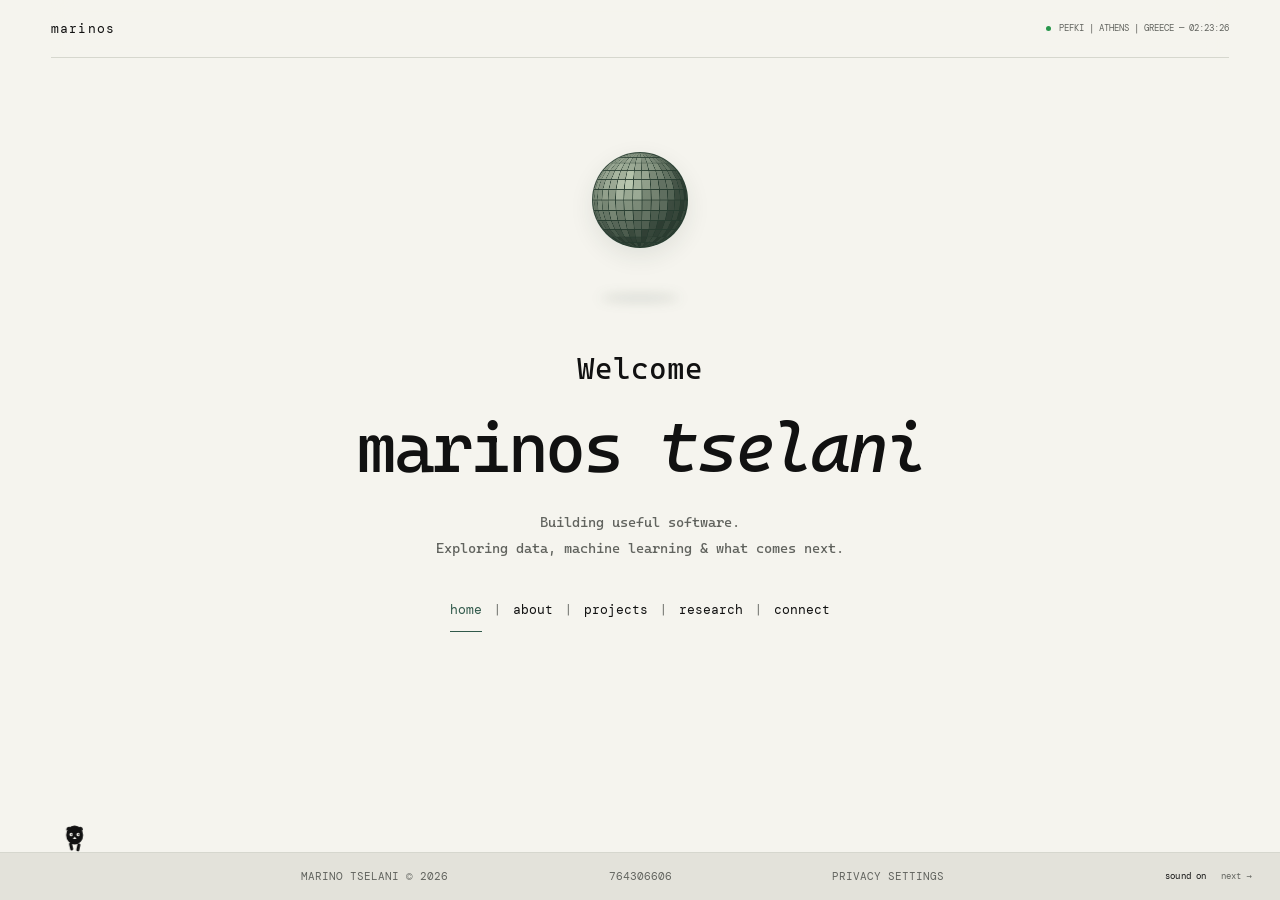
<file: index.html>
<!doctype html>
<html lang="en">
  <head>
    <meta charset="UTF-8" />
    <meta name="viewport" content="width=device-width, initial-scale=1.0" />
    <title>Marinos Tselani — Software, Data &amp; AI</title>
    <meta
      name="description"
      content="Marinos Tselani — Informatics and Computer Engineering graduate focused on software, data and AI."
    />

    <!-- External CSS -->
    <link rel="stylesheet" href="style.css?v=city-stats-20261014" />

    <!-- External JS -->
    <script src="page-data.js?v=connect-clean-20261014" defer></script>
    <script src="page-router.js" defer></script>
    <script src="main.js?v=privacy-bubble-20261013" defer></script>
    <script src="home-archer.js" defer></script>
    <script src="disco-orb.js" defer></script>
    <script src="visitor-config.js" defer></script>
    <script src="privacy.js?v=location-consent-20261023" defer></script>
    <script src="visitor-countries.js?v=city-stats-20261014" defer></script>
    <script src="connect-globe.js?v=city-stats-20261014" defer></script>
    <script src="globe-merge.js" defer></script>
  </head>

  <body class="welcome-home">
    <a class="skip-link" href="#main">Skip to content</a>
    <div class="page">
      <header class="topbar">
        <a class="logo logo-morph" href="index.html" aria-label="Marinos — home">
          <span class="logo-letters" aria-hidden="true"><span data-letter="m">m</span><span data-letter="a">a</span><span data-letter="r">r</span><span data-letter="i">i</span><span data-letter="n">n</span><span data-letter="o">o</span><span data-letter="s">s</span></span>
        </a>
        <svg class="home-archer" viewBox="0 0 64 58" aria-hidden="true" focusable="false">
          <g class="archer-figure" fill="none" stroke="currentColor" stroke-width="1.4" stroke-linecap="round" stroke-linejoin="round">
            <circle cx="20" cy="10" r="4" />
            <path d="M20 15 L20 34 M20 34 L11 57 M20 34 L29 57" />
            <g class="archer-aim">
              <path d="M20 24 L40 24" />
              <path class="archer-draw-arm" d="M20 23 L28 19 L39 24" />
              <path d="M39 10 Q52 24 39 38" />
              <path class="archer-string" d="M39 10 L39 24 L39 38" />
              <path class="archer-loaded-arrow" stroke-width="1" d="M31 24 H48 M45.5 22.5 L48 24 L45.5 25.5" />
            </g>
          </g>
        </svg>

        <div class="top-meta"><span class="local-time-dot" aria-hidden="true"></span><span>PEFKI | ATHENS | GREECE — <time class="athens-clock" aria-label="Local time in Athens">--:--:--</time></span></div>
      </header>

      <main id="main" class="page-content">
        <section class="welcome" aria-labelledby="welcome-title">
          <div class="welcome-orbit" aria-hidden="true">
            <div class="orb-drift">
              <span class="orb-wave"></span>
              <span class="orb-wave"></span>
              <span class="orb-wave"></span>
              <div class="orb-vibration"><div class="welcome-orb"></div></div>
            </div>
            <div class="orb-shadow"></div>
          </div>
          <p class="welcome-greeting"><span class="visually-hidden">Welcome</span><span class="welcome-word" lang="en" dir="auto" aria-hidden="true">Welcome</span></p>
          <h1 id="welcome-title"><span class="welcome-prefix">i am</span>marinos <em>tselani</em></h1>
          <p class="welcome-intro">Building useful software.<br />Exploring data, machine learning &amp; what comes next.</p>
          <nav class="welcome-links" aria-label="Main navigation">
            <a href="index.html" aria-current="page">home</a>
            <span class="nav-divider" aria-hidden="true">|</span>
            <a href="about.html">about</a>
            <span class="nav-divider" aria-hidden="true">|</span>
            <a href="work.html">projects</a>
            <span class="nav-divider" aria-hidden="true">|</span>
            <a href="research.html">research</a>
            <span class="nav-divider" aria-hidden="true">|</span>
            <a href="contact.html">connect</a>
          </nav>
        </section>
      </main>

      <footer class="site-footer">
        <div class="footer-side">Marino Tselani &copy; 2026</div>


        <div class="walker-track" aria-hidden="true">
          <div class="walker">
            <svg viewBox="0 0 30 30">
              <rect
                class="leg-a"
                x="9"
                y="21"
                width="3"
                height="8"
                rx="1.5"
                fill="var(--fg)"
              />
              <rect
                class="leg-b"
                x="18"
                y="21"
                width="3"
                height="8"
                rx="1.5"
                fill="var(--fg)"
              />
              <ellipse cx="15" cy="12.5" rx="8.5" ry="9.5" fill="var(--fg)" />
              <path d="M6.8 8 C6.2 4.8 9.2 2.8 12.2 5.4 Z" fill="var(--fg)" />
              <path
                d="M23.2 8 C23.8 4.8 20.8 2.8 17.8 5.4 Z"
                fill="var(--fg)"
              />
              <circle cx="11.5" cy="12" r="1.7" fill="var(--bg)" />
              <circle cx="18.5" cy="12" r="1.7" fill="var(--bg)" />
              <circle cx="11.5" cy="12" r=".65" fill="var(--fg)" />
              <circle cx="18.5" cy="12" r=".65" fill="var(--fg)" />
              <path d="M15 14 l-1.8 2.4 h3.6 z" fill="var(--bg)" />
            </svg>
          </div>
        </div>
      </footer>
    </div>
    <svg class="archer-flight" aria-hidden="true" focusable="false">
      <g class="archer-projectile" fill="none" stroke="currentColor" stroke-width=".85" stroke-linecap="round" stroke-linejoin="round" opacity="0">
        <path d="M-13 0 H0 M-3 -1.8 L0 0 L-3 1.8" />
      </g>
    </svg>
  </body>
</html>
</file>
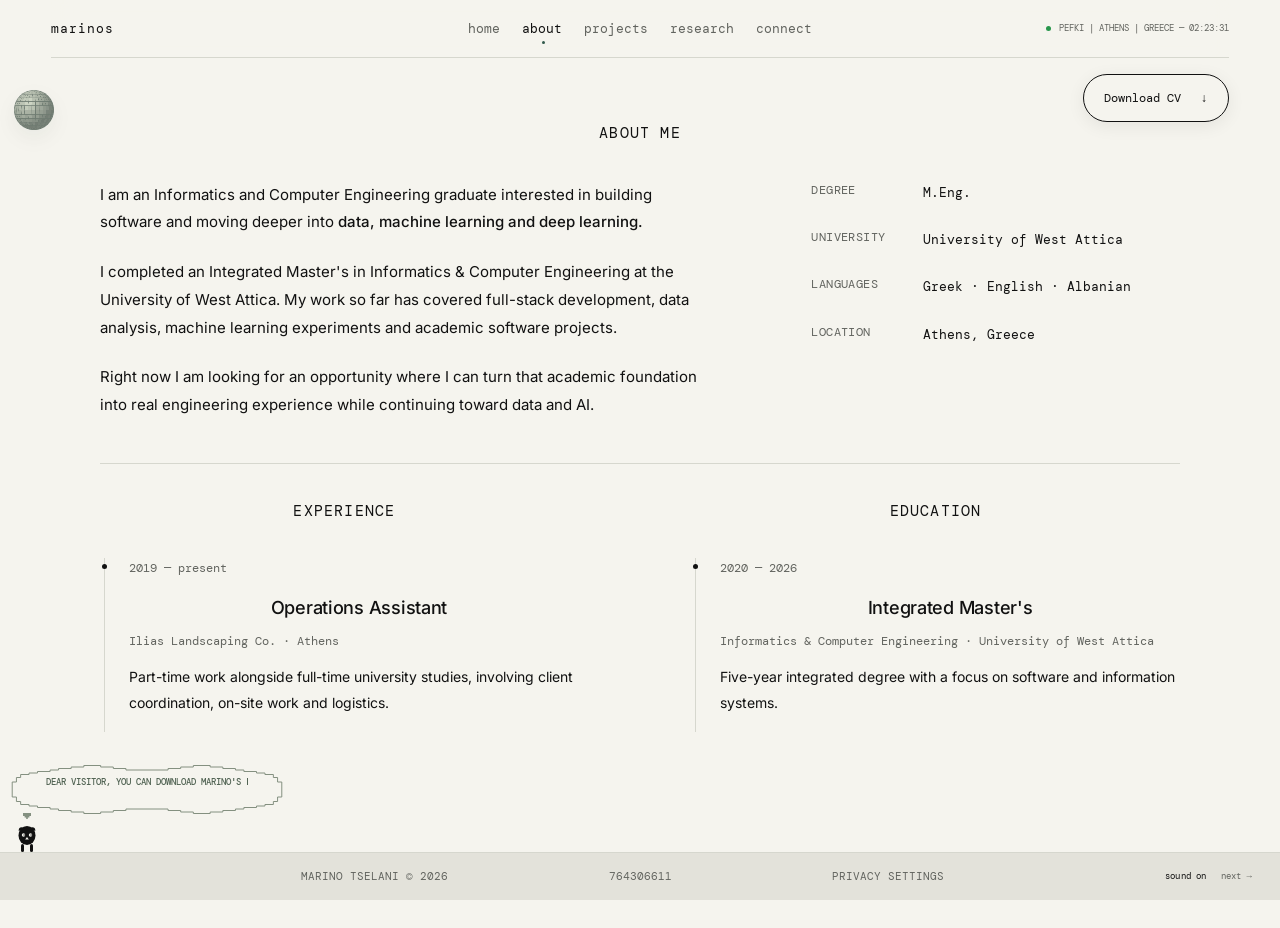
<file: about.html>
<!doctype html>
<html lang="en">
  <head>
    <meta charset="UTF-8" />
    <meta name="viewport" content="width=device-width, initial-scale=1.0" />
    <title>Marinos Tselani — About</title>
    <meta
      name="description"
      content="Marinos Tselani — Informatics and Computer Engineering graduate focused on software, data and AI."
    />

    <!-- External CSS -->
    <link rel="stylesheet" href="style.css?v=city-stats-20261014" />

    <!-- External JS -->
    <script src="page-data.js?v=connect-clean-20261014" defer></script>
    <script src="page-router.js" defer></script>
    <script src="main.js?v=privacy-bubble-20261013" defer></script>
    <script src="home-archer.js" defer></script>
    <script src="disco-orb.js" defer></script>
    <script src="visitor-config.js" defer></script>
    <script src="privacy.js?v=location-consent-20261023" defer></script>
    <script src="visitor-countries.js?v=city-stats-20261014" defer></script>
    <script src="connect-globe.js?v=city-stats-20261014" defer></script>
    <script src="globe-merge.js" defer></script>
  </head>

  <body>
    <a class="skip-link" href="#main">Skip to content</a>
    <div class="page">
      <header class="topbar">
        <a class="logo" href="index.html">marinos</a>

        <nav class="nav" id="nav" aria-label="Main navigation">
<a href="index.html">home</a>
<a href="about.html" aria-current="page">about</a>
<a href="work.html">projects</a>
<a href="research.html">research</a>
<a href="contact.html">connect</a>
</nav>

        <div class="top-meta"><span class="local-time-dot" aria-hidden="true"></span><span>PEFKI | ATHENS | GREECE — <time class="athens-clock" aria-label="Local time in Athens">--:--:--</time></span></div>
        <button class="menu" id="menu" aria-label="Open menu" aria-expanded="false" aria-controls="nav">☰</button>
      </header>

      <main id="main" class="page-content about-page">
        <button type="button" class="cv-download" aria-label="Download Marino Tselani's CV (PDF)">
          <span>Download CV</span><span aria-hidden="true">↓</span>
        </button>
<section id="about">
          <div class="section-grid">
            

            <div class="reveal">
              <h1 class="section-title typing-heading" style="--heading-characters: 8"><span class="visually-hidden">about me</span><span class="heading-typing" aria-hidden="true">about me</span></h1>

              <div class="about-copy">
                <div>
                  <p class="intro">
                    I am an Informatics and Computer Engineering graduate
                    interested in building software and moving deeper into
                    <em>data, machine learning and deep learning.</em>
                  </p>

                  <p>
                    I completed an Integrated Master's in Informatics & Computer
                    Engineering at the University of West Attica. My work so far
                    has covered full-stack development, data analysis, machine
                    learning experiments and academic software projects.
                  </p>

                  <p>
                    Right now I am looking for an opportunity where I can turn
                    that academic foundation into real engineering experience
                    while continuing toward data and AI.
                  </p>
                </div>

                <div class="info-list">
                  <div class="info-row">
                    <span>degree</span><span>M.Eng.</span>
                  </div>
                  <div class="info-row">
                    <span>university</span
                    ><span>University of West Attica</span>
                  </div>
                  <div class="info-row">
                    <span>languages</span
                    ><span>Greek · English · Albanian</span>
                  </div>
                  <div class="info-row">
                    <span>location</span><span>Athens, Greece</span>
                  </div>
                </div>
              </div>
            </div>
          </div>
        </section><section id="experience" aria-label="Experience and education">
          <div class="background-timelines reveal">
            <div class="background-column" role="group" aria-labelledby="experience-title">
              <h2 class="section-title" id="experience-title">experience</h2>
              <div class="timeline">
                <article class="job">
                  <div class="job-date">2019 — present</div>
                  <div>
                    <h3>Operations Assistant</h3>
                    <div class="org">Ilias Landscaping Co. · Athens</div>
                    <p>
                      Part-time work alongside full-time university studies,
                      involving client coordination, on-site work and logistics.
                    </p>
                  </div>
                </article>
              </div>
            </div>
            <div class="background-column" role="group" aria-labelledby="education-title">
              <h2 class="section-title" id="education-title">education</h2>
              <div class="timeline">
                <article class="job">
                  <div class="job-date">2020 — 2026</div>
                  <div>
                    <h3>Integrated Master's</h3>
                    <div class="org">
                      Informatics & Computer Engineering · University of West
                      Attica
                    </div>
                    <p>
                      Five-year integrated degree with a focus on software and
                      information systems.
                    </p>
                  </div>
                </article>
              </div>
            </div>
          </div>
        </section>

</main>

      <footer class="site-footer">
        <div class="footer-side">Marino Tselani &copy; 2026</div>


        <div class="walker-track" aria-hidden="true">
          <div class="walker">
            <svg viewBox="0 0 30 30">
              <rect
                class="leg-a"
                x="9"
                y="21"
                width="3"
                height="8"
                rx="1.5"
                fill="var(--fg)"
              />
              <rect
                class="leg-b"
                x="18"
                y="21"
                width="3"
                height="8"
                rx="1.5"
                fill="var(--fg)"
              />
              <ellipse cx="15" cy="12.5" rx="8.5" ry="9.5" fill="var(--fg)" />
              <path d="M6.8 8 C6.2 4.8 9.2 2.8 12.2 5.4 Z" fill="var(--fg)" />
              <path
                d="M23.2 8 C23.8 4.8 20.8 2.8 17.8 5.4 Z"
                fill="var(--fg)"
              />
              <circle cx="11.5" cy="12" r="1.7" fill="var(--bg)" />
              <circle cx="18.5" cy="12" r="1.7" fill="var(--bg)" />
              <circle cx="11.5" cy="12" r=".65" fill="var(--fg)" />
              <circle cx="18.5" cy="12" r=".65" fill="var(--fg)" />
              <path d="M15 14 l-1.8 2.4 h3.6 z" fill="var(--bg)" />
            </svg>
          </div>
        </div>
      </footer>
    </div>
  </body>
</html>
</file>
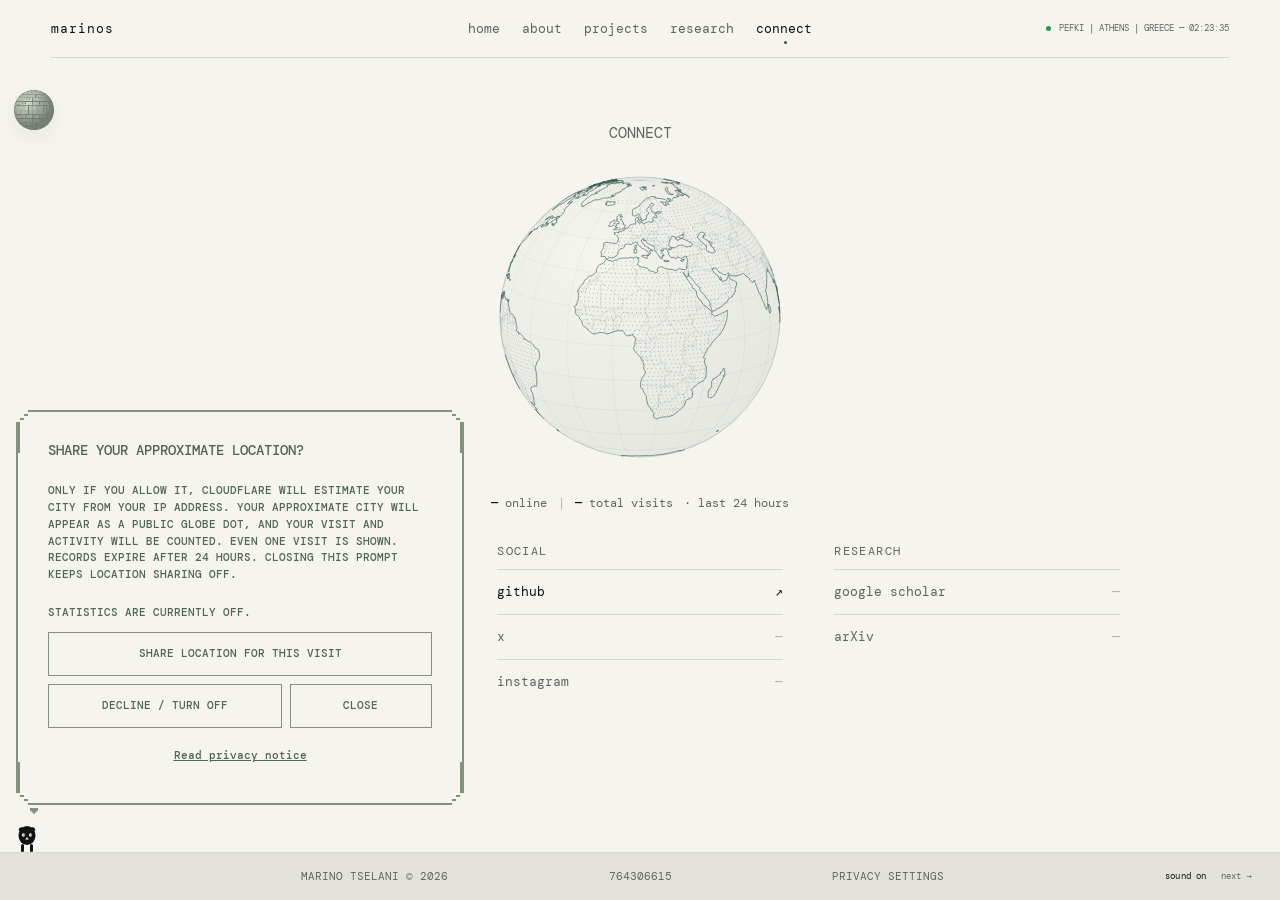
<file: contact.html>
<!doctype html>
<html lang="en">
  <head>
    <meta charset="UTF-8" />
    <meta name="viewport" content="width=device-width, initial-scale=1.0" />
    <title>Marinos Tselani — Connect</title>
    <meta
      name="description"
      content="Marinos Tselani — Informatics and Computer Engineering graduate focused on software, data and AI."
    />

    <!-- External CSS -->
    <link rel="stylesheet" href="style.css?v=city-stats-20261014" />

    <!-- External JS -->
    <script src="page-data.js?v=connect-clean-20261014" defer></script>
    <script src="page-router.js" defer></script>
    <script src="main.js?v=privacy-bubble-20261013" defer></script>
    <script src="home-archer.js" defer></script>
    <script src="disco-orb.js" defer></script>
    <script src="visitor-config.js" defer></script>
    <script src="privacy.js?v=location-consent-20261023" defer></script>
    <script src="visitor-countries.js?v=city-stats-20261014" defer></script>
    <script src="connect-globe.js?v=city-stats-20261014" defer></script>
    <script src="globe-merge.js" defer></script>
  </head>

  <body>
    <a class="skip-link" href="#main">Skip to content</a>
    <div class="page">
      <header class="topbar">
        <a class="logo" href="index.html">marinos</a>

        <nav class="nav" id="nav" aria-label="Main navigation">
<a href="index.html">home</a>
<a href="about.html">about</a>
<a href="work.html">projects</a>
<a href="research.html">research</a>
<a href="contact.html" aria-current="page">connect</a>
</nav>

        <div class="top-meta"><span class="local-time-dot" aria-hidden="true"></span><span>PEFKI | ATHENS | GREECE — <time class="athens-clock" aria-label="Local time in Athens">--:--:--</time></span></div>
        <button class="menu" id="menu" aria-label="Open menu" aria-expanded="false" aria-controls="nav">☰</button>
      </header>

      <main id="main" class="page-content">
<section id="connect" class="connect">
          <h1 class="section-index connect-heading"><span class="visually-hidden">connect</span><span class="connect-typing" aria-hidden="true">connect</span></h1>
          <div class="connect-globe" aria-hidden="true">
            <svg viewBox="0 0 320 320" focusable="false">
              <defs><radialGradient id="globe-shade" cx="32%" cy="28%" r="75%"><stop offset="0" stop-color="#31594b" stop-opacity="0"/><stop offset="1" stop-color="#31594b" stop-opacity=".08"/></radialGradient></defs>
              <circle cx="160" cy="160" r="140" fill="url(#globe-shade)" stroke="currentColor" stroke-opacity=".3" stroke-width=".75"/>
              <path class="globe-grid" fill="none" stroke="currentColor" stroke-opacity=".16" stroke-width=".65"/>
              <path class="globe-coasts" fill="none" stroke="currentColor" stroke-opacity=".65" stroke-width=".9" stroke-linejoin="round"/>
              <path class="globe-land" fill="currentColor" opacity=".55"/>
            </svg>
          </div>


          <div class="visitor-map-info">
            <p class="visitor-counts" aria-label="Consented visitor statistics" title="Online: active in the last two minutes. Visits count browser-tab sessions."><span><strong data-visitor-online>—</strong> online</span><span class="visitor-divider" aria-hidden="true">|</span><span><strong data-visitor-total>—</strong> total visits</span><span class="visitor-window">· last 24 hours</span></p>
            <div class="visitor-ticker" tabindex="0" aria-label="Country visits in the last 24 hours">
              <div class="visitor-ticker-track"></div>
            </div>
            <p class="visitor-map-status visually-hidden" role="status">Statistics off · enable in Privacy settings</p>
          </div>
          <div class="connect-directory reveal">
            <section class="connect-group" aria-labelledby="contact-heading">
              <h2 id="contact-heading">Contact</h2>
              <ul>
                <li><a class="connect-option" href="mailto:marinotselani12@gmail.com"><span>email</span><span aria-hidden="true">↗</span></a></li>
                <li><span class="connect-option is-unavailable" aria-disabled="true"><span>academic email <small>Outlook</small></span><span aria-hidden="true">—</span></span></li>
                <li><span class="connect-option is-unavailable" aria-disabled="true"><span>telegram</span><span aria-hidden="true">—</span></span></li>
              </ul>
            </section>
            <section class="connect-group" aria-labelledby="social-heading">
              <h2 id="social-heading">Social</h2>
              <ul>
                <li><a class="connect-option" href="https://github.com/mrns20" target="_blank" rel="noopener noreferrer"><span>github</span><span aria-hidden="true">↗</span></a></li>
                <li><span class="connect-option is-unavailable" aria-disabled="true"><span>x</span><span aria-hidden="true">—</span></span></li>
                <li><span class="connect-option is-unavailable" aria-disabled="true"><span>instagram</span><span aria-hidden="true">—</span></span></li>
              </ul>
            </section>
            <section class="connect-group" aria-labelledby="research-heading">
              <h2 id="research-heading">Research</h2>
              <ul>
                <li><span class="connect-option is-unavailable" aria-disabled="true"><span>google scholar</span><span aria-hidden="true">—</span></span></li>
                <li><span class="connect-option is-unavailable" aria-disabled="true"><span>arXiv</span><span aria-hidden="true">—</span></span></li>
              </ul>
            </section>
          </div>
        </section>
</main>

      <footer class="site-footer">
        <div class="footer-side">Marino Tselani &copy; 2026</div>


        <div class="walker-track" aria-hidden="true">
          <div class="walker">
            <svg viewBox="0 0 30 30">
              <rect
                class="leg-a"
                x="9"
                y="21"
                width="3"
                height="8"
                rx="1.5"
                fill="var(--fg)"
              />
              <rect
                class="leg-b"
                x="18"
                y="21"
                width="3"
                height="8"
                rx="1.5"
                fill="var(--fg)"
              />
              <ellipse cx="15" cy="12.5" rx="8.5" ry="9.5" fill="var(--fg)" />
              <path d="M6.8 8 C6.2 4.8 9.2 2.8 12.2 5.4 Z" fill="var(--fg)" />
              <path
                d="M23.2 8 C23.8 4.8 20.8 2.8 17.8 5.4 Z"
                fill="var(--fg)"
              />
              <circle cx="11.5" cy="12" r="1.7" fill="var(--bg)" />
              <circle cx="18.5" cy="12" r="1.7" fill="var(--bg)" />
              <circle cx="11.5" cy="12" r=".65" fill="var(--fg)" />
              <circle cx="18.5" cy="12" r=".65" fill="var(--fg)" />
              <path d="M15 14 l-1.8 2.4 h3.6 z" fill="var(--bg)" />
            </svg>
          </div>
        </div>
      </footer>
    </div>
  </body>
</html>
</file>
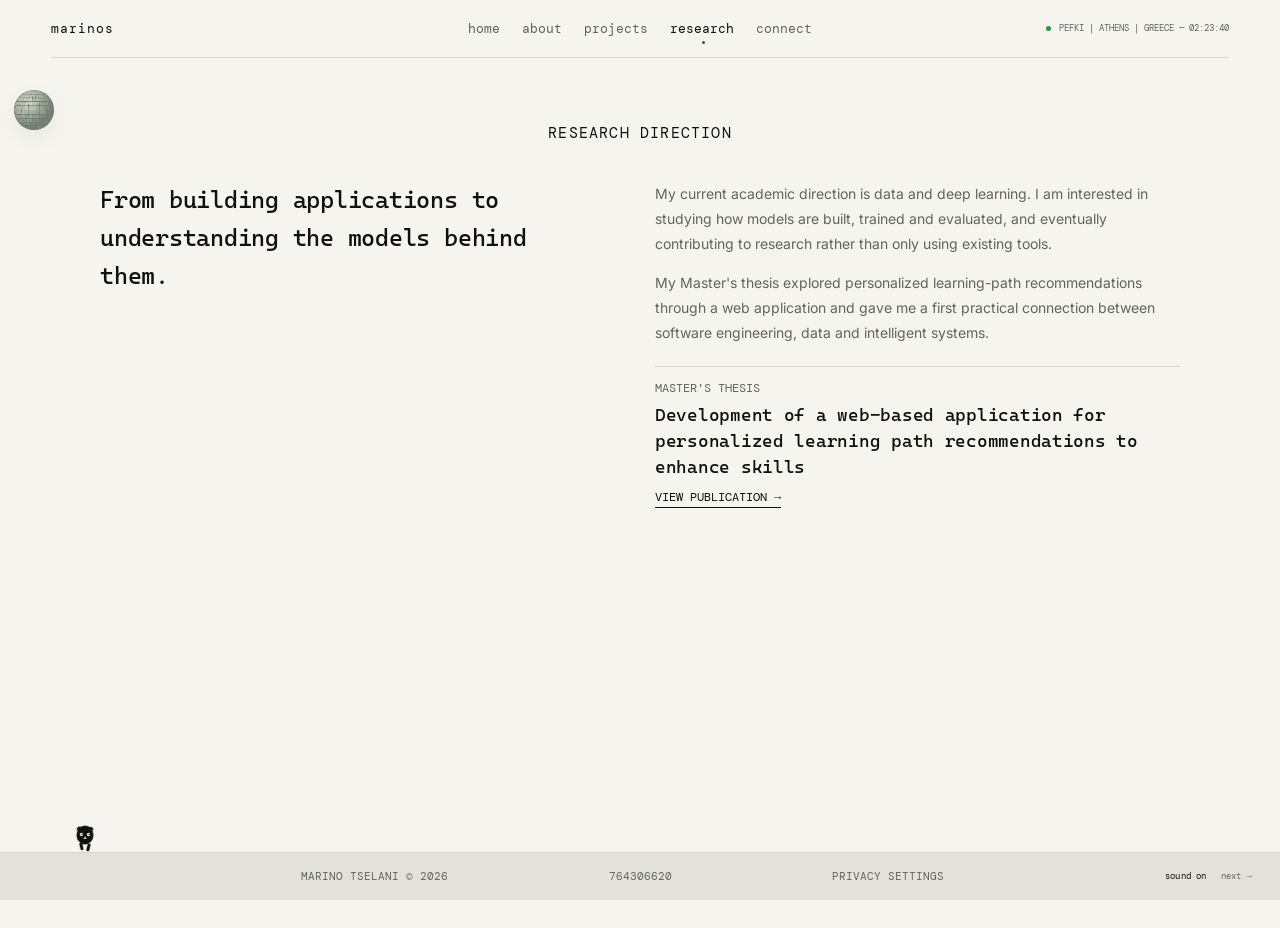
<file: research.html>
<!doctype html>
<html lang="en">
  <head>
    <meta charset="UTF-8" />
    <meta name="viewport" content="width=device-width, initial-scale=1.0" />
    <title>Marinos Tselani — Research</title>
    <meta
      name="description"
      content="Marinos Tselani — Informatics and Computer Engineering graduate focused on software, data and AI."
    />

    <!-- External CSS -->
    <link rel="stylesheet" href="style.css?v=city-stats-20261014" />

    <!-- External JS -->
    <script src="page-data.js?v=connect-clean-20261014" defer></script>
    <script src="page-router.js" defer></script>
    <script src="main.js?v=privacy-bubble-20261013" defer></script>
    <script src="home-archer.js" defer></script>
    <script src="disco-orb.js" defer></script>
    <script src="visitor-config.js" defer></script>
    <script src="privacy.js?v=location-consent-20261023" defer></script>
    <script src="visitor-countries.js?v=city-stats-20261014" defer></script>
    <script src="connect-globe.js?v=city-stats-20261014" defer></script>
    <script src="globe-merge.js" defer></script>
  </head>

  <body>
    <a class="skip-link" href="#main">Skip to content</a>
    <div class="page">
      <header class="topbar">
        <a class="logo" href="index.html">marinos</a>

        <nav class="nav" id="nav" aria-label="Main navigation">
<a href="index.html">home</a>
<a href="about.html">about</a>
<a href="work.html">projects</a>
<a href="research.html" aria-current="page">research</a>
<a href="contact.html">connect</a>
</nav>

        <div class="top-meta"><span class="local-time-dot" aria-hidden="true"></span><span>PEFKI | ATHENS | GREECE — <time class="athens-clock" aria-label="Local time in Athens">--:--:--</time></span></div>
        <button class="menu" id="menu" aria-label="Open menu" aria-expanded="false" aria-controls="nav">☰</button>
      </header>

      <main id="main" class="page-content detail-page">
<section id="research">
          <div class="section-grid">

            <div class="reveal">
              <h1 class="section-title typing-heading" style="--heading-characters: 18"><span class="visually-hidden">research direction</span><span class="heading-typing" aria-hidden="true">research direction</span></h1>

              <div class="research">
                <div>
                  <div class="big-quote">
                    From building applications to understanding the models
                    behind them.
                  </div>
                </div>

                <div>
                  <p>
                    My current academic direction is data and deep learning. I
                    am interested in studying how models are built, trained and
                    evaluated, and eventually contributing to research rather
                    than only using existing tools.
                  </p>

                  <p>
                    My Master's thesis explored personalized learning-path
                    recommendations through a web application and gave me a
                    first practical connection between software engineering,
                    data and intelligent systems.
                  </p>

                  <div class="paper">
                    <div class="meta-label">master's thesis</div>
                    <div class="paper-title">
                      Development of a web-based application for personalized
                      learning path recommendations to enhance skills
                    </div>
                    <a
                      class="paper-link"
                      href="https://polynoe.lib.uniwa.gr/xmlui/handle/11400/11759"
                      target="_blank"
                      rel="noopener"
                    >
                      view publication →
                    </a>
                  </div>
                </div>
              </div>
            </div>
          </div>
        </section>
</main>

      <footer class="site-footer">
        <div class="footer-side">Marino Tselani &copy; 2026</div>


        <div class="walker-track" aria-hidden="true">
          <div class="walker">
            <svg viewBox="0 0 30 30">
              <rect
                class="leg-a"
                x="9"
                y="21"
                width="3"
                height="8"
                rx="1.5"
                fill="var(--fg)"
              />
              <rect
                class="leg-b"
                x="18"
                y="21"
                width="3"
                height="8"
                rx="1.5"
                fill="var(--fg)"
              />
              <ellipse cx="15" cy="12.5" rx="8.5" ry="9.5" fill="var(--fg)" />
              <path d="M6.8 8 C6.2 4.8 9.2 2.8 12.2 5.4 Z" fill="var(--fg)" />
              <path
                d="M23.2 8 C23.8 4.8 20.8 2.8 17.8 5.4 Z"
                fill="var(--fg)"
              />
              <circle cx="11.5" cy="12" r="1.7" fill="var(--bg)" />
              <circle cx="18.5" cy="12" r="1.7" fill="var(--bg)" />
              <circle cx="11.5" cy="12" r=".65" fill="var(--fg)" />
              <circle cx="18.5" cy="12" r=".65" fill="var(--fg)" />
              <path d="M15 14 l-1.8 2.4 h3.6 z" fill="var(--bg)" />
            </svg>
          </div>
        </div>
      </footer>
    </div>
  </body>
</html>
</file>
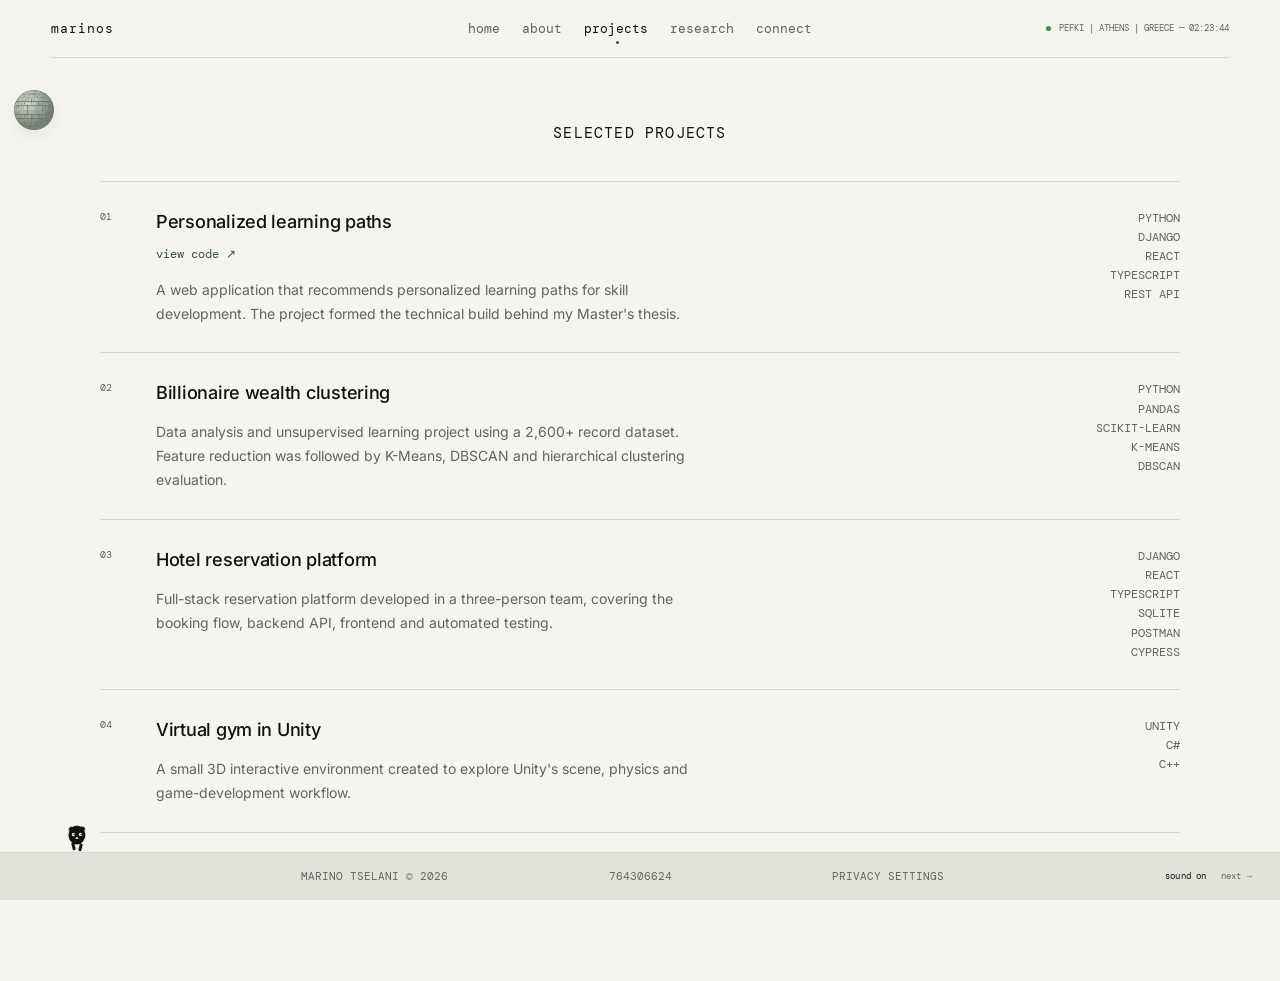
<file: work.html>
<!doctype html>
<html lang="en">
  <head>
    <meta charset="UTF-8" />
    <meta name="viewport" content="width=device-width, initial-scale=1.0" />
    <title>Marinos Tselani — Projects</title>
    <meta
      name="description"
      content="Marinos Tselani — Informatics and Computer Engineering graduate focused on software, data and AI."
    />

    <!-- External CSS -->
    <link rel="stylesheet" href="style.css?v=city-stats-20261014" />

    <!-- External JS -->
    <script src="page-data.js?v=connect-clean-20261014" defer></script>
    <script src="page-router.js" defer></script>
    <script src="main.js?v=privacy-bubble-20261013" defer></script>
    <script src="home-archer.js" defer></script>
    <script src="disco-orb.js" defer></script>
    <script src="visitor-config.js" defer></script>
    <script src="privacy.js?v=location-consent-20261023" defer></script>
    <script src="visitor-countries.js?v=city-stats-20261014" defer></script>
    <script src="connect-globe.js?v=city-stats-20261014" defer></script>
    <script src="globe-merge.js" defer></script>
  </head>

  <body>
    <a class="skip-link" href="#main">Skip to content</a>
    <div class="page">
      <header class="topbar">
        <a class="logo" href="index.html">marinos</a>

        <nav class="nav" id="nav" aria-label="Main navigation">
<a href="index.html">home</a>
<a href="about.html">about</a>
<a href="work.html" aria-current="page">projects</a>
<a href="research.html">research</a>
<a href="contact.html">connect</a>
</nav>

        <div class="top-meta"><span class="local-time-dot" aria-hidden="true"></span><span>PEFKI | ATHENS | GREECE — <time class="athens-clock" aria-label="Local time in Athens">--:--:--</time></span></div>
        <button class="menu" id="menu" aria-label="Open menu" aria-expanded="false" aria-controls="nav">☰</button>
      </header>

      <main id="main" class="page-content detail-page">
<section id="work">
          <div class="section-grid">

            <div class="reveal">
              <h1 class="section-title typing-heading" style="--heading-characters: 17"><span class="visually-hidden">selected projects</span><span class="heading-typing" aria-hidden="true">selected projects</span></h1>

              <div class="project-list">
                <article class="project">
                  <div class="project-number">01</div>
                  <div>
                    <h3><a href="https://github.com/mrns20/Thesis_project" target="_blank" rel="noopener">Personalized learning paths <span class="repo-label">view code ↗</span></a></h3>
                    <p>
                      A web application that recommends personalized learning
                      paths for skill development. The project formed the
                      technical build behind my Master's thesis.
                    </p>
                  </div>
                  <div class="project-tech"><span>Python</span><span>Django</span><span>React</span><span>TypeScript</span><span>REST API</span></div>
                  
                </article>

                <article class="project">
                  <div class="project-number">02</div>
                  <div>
                    <h3>Billionaire wealth clustering</h3>
                    <p>
                      Data analysis and unsupervised learning project using a
                      2,600+ record dataset. Feature reduction was followed by
                      K-Means, DBSCAN and hierarchical clustering evaluation.
                    </p>
                  </div>
                  <div class="project-tech"><span>Python</span><span>pandas</span><span>scikit-learn</span><span>K-Means</span><span>DBSCAN</span></div>
                  
                </article>

                <article class="project">
                  <div class="project-number">03</div>
                  <div>
                    <h3>Hotel reservation platform</h3>
                    <p>
                      Full-stack reservation platform developed in a
                      three-person team, covering the booking flow, backend API,
                      frontend and automated testing.
                    </p>
                  </div>
                  <div class="project-tech"><span>Django</span><span>React</span><span>TypeScript</span><span>SQLite</span><span>Postman</span><span>Cypress</span></div>
                  
                </article>

                <article class="project">
                  <div class="project-number">04</div>
                  <div>
                    <h3>Virtual gym in Unity</h3>
                    <p>
                      A small 3D interactive environment created to explore
                      Unity's scene, physics and game-development workflow.
                    </p>
                  </div>
                  <div class="project-tech"><span>Unity</span><span>C#</span><span>C++</span></div>
                  
                </article>
              </div>
            </div>
          </div>
        </section>
</main>

      <footer class="site-footer">
        <div class="footer-side">Marino Tselani &copy; 2026</div>


        <div class="walker-track" aria-hidden="true">
          <div class="walker">
            <svg viewBox="0 0 30 30">
              <rect
                class="leg-a"
                x="9"
                y="21"
                width="3"
                height="8"
                rx="1.5"
                fill="var(--fg)"
              />
              <rect
                class="leg-b"
                x="18"
                y="21"
                width="3"
                height="8"
                rx="1.5"
                fill="var(--fg)"
              />
              <ellipse cx="15" cy="12.5" rx="8.5" ry="9.5" fill="var(--fg)" />
              <path d="M6.8 8 C6.2 4.8 9.2 2.8 12.2 5.4 Z" fill="var(--fg)" />
              <path
                d="M23.2 8 C23.8 4.8 20.8 2.8 17.8 5.4 Z"
                fill="var(--fg)"
              />
              <circle cx="11.5" cy="12" r="1.7" fill="var(--bg)" />
              <circle cx="18.5" cy="12" r="1.7" fill="var(--bg)" />
              <circle cx="11.5" cy="12" r=".65" fill="var(--fg)" />
              <circle cx="18.5" cy="12" r=".65" fill="var(--fg)" />
              <path d="M15 14 l-1.8 2.4 h3.6 z" fill="var(--bg)" />
            </svg>
          </div>
        </div>
      </footer>
    </div>
  </body>
</html>
</file>
<file: style.css>
@font-face {
  font-family: 'DM Mono';
  font-style: normal;
  font-weight: 300;
  font-display: swap;
  src: url(assets/fonts/dm-mono-300.ttf) format('truetype');
}
@font-face {
  font-family: 'DM Mono';
  font-style: normal;
  font-weight: 400;
  font-display: swap;
  src: url(assets/fonts/dm-mono-400.ttf) format('truetype');
}
@font-face {
  font-family: 'DM Mono';
  font-style: normal;
  font-weight: 500;
  font-display: swap;
  src: url(assets/fonts/dm-mono-500.ttf) format('truetype');
}
@font-face {
  font-family: 'Inter';
  font-style: normal;
  font-weight: 400;
  font-display: swap;
  src: url(assets/fonts/inter-400.ttf) format('truetype');
}
@font-face {
  font-family: 'Inter';
  font-style: normal;
  font-weight: 500;
  font-display: swap;
  src: url(assets/fonts/inter-500.ttf) format('truetype');
}
@font-face {
  font-family: 'Inter';
  font-style: normal;
  font-weight: 600;
  font-display: swap;
  src: url(assets/fonts/inter-600.ttf) format('truetype');
}

@font-face {
  font-family: "Cascadia Code";
  font-style: normal;
  font-weight: 400;
  font-display: swap;
  src: url("assets/fonts/cascadia-code-regular.ttf") format("truetype");
}
@font-face {
  font-family: "Cascadia Code";
  font-style: italic;
  font-weight: 400;
  font-display: swap;
  src: url("assets/fonts/cascadia-code-italic.ttf") format("truetype");
}

.privacy-settings {
  appearance: none; display: inline; flex: none;
  font: inherit; text-transform: inherit; color: inherit;
  background: none; border: 0; border-radius: 0; padding: 0;
  cursor: pointer;
}
.privacy-settings:hover { color: var(--fg); text-decoration: underline; text-underline-offset: .2em; }
.privacy-settings:focus-visible { outline: 1px solid var(--fg); outline-offset: 4px; }
.privacy-panel {
  position: fixed; left: 1rem; bottom: var(--privacy-bottom, 8.5rem); z-index: 90;
  width: min(28rem, calc(100% - 2rem)); max-height: calc(100dvh - var(--privacy-bottom, 8.5rem) - 1rem);
  padding: 0; background: transparent; color: #526454; isolation: isolate;
  border: 0; border-radius: 0; box-shadow: none;
  font: 500 .65625rem/1.6 var(--mono); text-transform: uppercase;
}
.privacy-panel[hidden] { display: none; }
.privacy-panel::before {
  content: ''; position: absolute; inset: 0; z-index: -1; pointer-events: none;
  border: 12px solid transparent;
  border-image: url("data:image/svg+xml,%3Csvg xmlns='http://www.w3.org/2000/svg' width='48' height='48' viewBox='0 0 48 48' shape-rendering='crispEdges'%3E%3Cpath d='M12 0H36V4H40V8H44V12H48V36H44V40H40V44H36V48H12V44H8V40H4V36H0V12H4V8H8V4H12Z' fill='%23849080'/%3E%3Cpath d='M12 2H36V6H40V10H44V14H46V34H44V38H40V42H36V46H12V42H8V38H4V34H2V14H4V10H8V6H12Z' fill='%23f5f4ee'/%3E%3C/svg%3E") 12 fill / 12px / 0 stretch;
}
.privacy-panel-content > * { flex-shrink: 0; min-width: 0; }
.privacy-panel-content p { overflow-wrap: anywhere; }
.privacy-panel .privacy-actions button { flex: 1 1 auto; white-space: normal; overflow-wrap: anywhere; }
.privacy-panel-content { box-sizing: border-box; min-height: min(20rem, calc(100dvh - var(--privacy-bottom, 8.5rem) - 1rem)); padding: 2rem clamp(1.25rem, 5vw, 2rem); max-height: inherit; overflow-y: auto; border-radius: inherit; display: flex; flex-direction: column; justify-content: safe center; }
.privacy-panel::after { content: ''; position: absolute; top: calc(100% + 3px); left: var(--privacy-tail, 50%); width: 8px; height: 6px; background: #849080; transform: translateX(-50%); clip-path: polygon(0 0, 100% 0, 100% 50%, 80% 50%, 80% 75%, 60% 75%, 60% 100%, 40% 100%, 40% 75%, 20% 75%, 20% 50%, 0 50%); }
.has-privacy-speech .character-speech { visibility: hidden; opacity: 0; }
.privacy-panel h2, .privacy-notice h2 { margin: 0 0 .75rem; font: 500 1.125rem/1.4 var(--sans); }
.privacy-panel h2 { font-family: var(--mono); font-size: .84375rem; text-wrap: balance; overflow-wrap: anywhere; }
.privacy-panel .privacy-actions button { border-radius: 0; border-color: #849080; background: #f5f4ee; color: inherit; text-transform: inherit; }
.privacy-actions { display: flex; flex-wrap: wrap; gap: .5rem; }
.privacy-actions button, .privacy-notice button {
  min-height: 44px; padding: .6rem .8rem; border: 1px solid var(--fg);
  border-radius: 6px; background: var(--bg); color: var(--fg); font: inherit;
}
.privacy-actions button:disabled { opacity: .5; }
.privacy-text-link { margin-top: .75rem; padding: .5rem 0; border: 0; background: none; color: inherit; text-decoration: underline; font: inherit; }
.privacy-notice { width: min(42rem, calc(100% - 2rem)); max-height: 80dvh; overflow: auto; padding: 1.5rem; background: var(--bg); color: var(--fg); border: 1px solid var(--line); border-radius: 12px; font: 1rem/1.65 var(--sans); }
.privacy-notice::backdrop { background: #0006; }
.privacy-notice h3 { font-size: 1rem; margin-top: 1.5rem; }
.privacy-notice a { text-decoration: underline; overflow-wrap: anywhere; }
:root {
  --bg: #f5f5f1;
  --fg: #111;
  --muted: #777;
  --line: #d9d9d2;
  --accent: #111;
  --serif: Georgia, "Times New Roman", serif;
  --mono: "DM Mono", monospace;
  --sans: Inter, system-ui, -apple-system, "Segoe UI", sans-serif;
}

* {
  box-sizing: border-box;
}
html {
  scroll-behavior: smooth;
}
body {
  margin: 0;
  background: var(--bg);
  color: var(--fg);
  font-family: var(--sans);
  font-size: 14px;
  line-height: 1.5;
  padding-bottom: 58px;
}
a {
  color: inherit;
  text-decoration: none;
}
button,
input {
  font: inherit;
}

.page {
  width: min(1440px, 100%);
  margin: auto;
  padding: 0 28px;
}

/* ---------- TOP BAR ---------- */
.topbar {
  position: sticky;
  top: 0;
  z-index: 20;
  display: grid;
  grid-template-columns: 1fr auto 1fr;
  align-items: center;
  min-height: 50px;
  border-bottom: 1px solid var(--line);
  background: rgba(245, 245, 241, 0.9);
  backdrop-filter: blur(12px);
}
.logo {
  font-family: var(--mono);
  font-size: 13px;
  letter-spacing: 0.08em;
  text-transform: lowercase;
}
.nav {
  display: flex;
  gap: 22px;
  justify-content: center;
}
.nav a {
  font-family: var(--mono);
  font-size: 11px;
  text-transform: lowercase;
  color: var(--muted);
  transition: color 0.2s ease;
}
.nav a:hover {
  color: var(--fg);
}
.top-meta {
  justify-self: end;
  font-family: var(--mono);
  font-size: 10px;
  color: var(--muted);
  text-transform: uppercase;
}

/* ---------- HOME / HERO ---------- */
.home {
  min-height: auto;
  display: grid;
  grid-template-rows: auto auto;
  padding-top: 40px;
  padding-bottom: 20px;
}
.hero {
  display: flex;
  flex-direction: column;
  justify-content: center;
  min-height: 38vh;
}
.kicker {
  font-family: var(--mono);
  font-size: 10px;
  text-transform: uppercase;
  letter-spacing: 0.12em;
  color: var(--muted);
  margin-bottom: 16px;
}
.hero h1 {
  margin: 0;
  font-family: var(--serif);
  font-size: clamp(48px, 8vw, 110px);
  line-height: 0.85;
  font-weight: 400;
  letter-spacing: -0.06em;
  max-width: 1000px;
}
.hero h1 span {
  display: block;
  font-style: italic;
  margin-left: 6vw;
}
.hero-bottom {
  display: grid;
  grid-template-columns: 1fr 1fr 1fr;
  gap: 20px;
  border-top: 1px solid var(--line);
  margin-top: 30px;
  padding-top: 12px;
}
.meta-label {
  display: block;
  font-family: var(--mono);
  font-size: 9px;
  text-transform: uppercase;
  color: var(--muted);
  margin-bottom: 4px;
}
.meta-value {
  font-size: 12px;
}

/* ---------- TICKER ---------- */
.ticker {
  overflow: hidden;
  border-top: 1px solid var(--line);
  border-bottom: 1px solid var(--line);
  white-space: nowrap;
}
.ticker-track {
  display: inline-flex;
  gap: 50px;
  padding: 8px 0;
  min-width: max-content;
  animation: ticker 28s linear infinite;
}
.ticker span {
  font-family: var(--mono);
  font-size: 10px;
  text-transform: uppercase;
  color: var(--muted);
}
@keyframes ticker {
  from {
    transform: translateX(0);
  }
  to {
    transform: translateX(-50%);
  }
}

/* ---------- SECTIONS ---------- */
section {
  border-bottom: 1px solid var(--line);
  padding: 50px 0;
}
.section-grid {
  display: grid;
  grid-template-columns: 140px 1fr;
  gap: 30px;
}
.section-index {
  font-family: var(--mono);
  font-size: 10px;
  color: var(--muted);
  text-transform: uppercase;
  position: sticky;
  top: 70px;
  align-self: start;
}
.section-title {
  margin: 0 0 30px;
  font-family: var(--serif);
  font-size: clamp(36px, 5vw, 64px);
  line-height: 0.95;
  font-weight: 400;
  letter-spacing: -0.04em;
}
.intro {
  max-width: 720px;
  font-size: 18px;
  line-height: 1.4;
}
.intro em {
  font-family: var(--serif);
}

/* ---------- ABOUT ---------- */
.about-copy {
  display: grid;
  grid-template-columns: 1.4fr 0.6fr;
  gap: 40px;
}
.about-copy p {
  margin: 0 0 16px;
  font-size: 15px;
  max-width: 650px;
}
.info-list {
  border-top: 1px solid var(--line);
}
.info-row {
  display: grid;
  grid-template-columns: 90px 1fr;
  gap: 15px;
  padding: 8px 0;
  border-bottom: 1px solid var(--line);
}
.info-row span:first-child {
  font-family: var(--mono);
  font-size: 10px;
  text-transform: uppercase;
  color: var(--muted);
}

/* ---------- PROJECTS ---------- */
.project-list {
  border-top: 1px solid var(--line);
}
.project {
  position: relative;
  display: grid;
  grid-template-columns: 50px 1fr 180px;
  gap: 15px;
  align-items: start;
  padding: 14px 0;
  border-bottom: 1px solid var(--line);
  transition: padding 0.25s ease;
}
.project:hover {
  padding-left: 10px;
  padding-right: 10px;
}
.project-number {
  font-family: var(--mono);
  font-size: 10px;
  color: var(--muted);
}
.project h3 {
  margin: 0 0 4px;
  font-family: var(--serif);
  font-size: 20px;
  font-weight: 400;
  letter-spacing: -0.01em;
}
.project p {
  margin: 0;
  max-width: 650px;
  color: var(--muted);
  font-size: 13px;
}
.project-tech {
  justify-self: end;
  font-family: var(--mono);
  font-size: 9px;
  line-height: 1.7;
  text-align: right;
  text-transform: uppercase;
  color: var(--muted);
}
.project-arrow {
  position: absolute;
  right: 0;
  top: 14px;
  opacity: 0;
  transform: translateX(-8px);
  transition: 0.25s ease;
}
.project:hover .project-arrow {
  opacity: 1;
  transform: translateX(0);
}

/* ---------- EXPERIENCE ---------- */
.timeline {
  border-top: 1px solid var(--line);
}
.job {
  display: grid;
  grid-template-columns: 130px 1fr;
  gap: 20px;
  padding: 16px 0;
  border-bottom: 1px solid var(--line);
}
.job-date {
  font-family: var(--mono);
  font-size: 10px;
  color: var(--muted);
}
.job h3 {
  margin: 0 0 2px;
  font-family: var(--serif);
  font-weight: 400;
  font-size: 20px;
}
.job .org {
  font-family: var(--mono);
  font-size: 10px;
  color: var(--muted);
  text-transform: uppercase;
}
.job p {
  margin: 6px 0 0;
  max-width: 650px;
  color: var(--muted);
  font-size: 13px;
}

/* ---------- RESEARCH ---------- */
.research {
  display: grid;
  grid-template-columns: 1fr 1fr;
  gap: 30px;
}
.big-quote {
  font-family: var(--serif);
  font-size: 24px;
  line-height: 1.2;
  letter-spacing: -0.02em;
}
.research p {
  color: var(--muted);
  max-width: 600px;
  margin-top: 0;
  font-size: 13px;
}
.paper {
  margin-top: 20px;
  padding-top: 12px;
  border-top: 1px solid var(--line);
}
.paper-title {
  font-family: var(--serif);
  font-size: 18px;
}
.paper-link {
  display: inline-block;
  margin-top: 8px;
  font-family: var(--mono);
  font-size: 10px;
  text-transform: uppercase;
  border-bottom: 1px solid var(--fg);
}

/* ---------- CONNECT ---------- */
.connect {
  min-height: auto;
  padding-top: 60px;
  padding-bottom: 40px;
  display: flex;
  flex-direction: column;
  justify-content: space-between;
}
.connect-title {
  font-family: var(--serif);
  font-size: clamp(48px, 8vw, 95px);
  line-height: 0.85;
  letter-spacing: -0.06em;
  font-weight: 400;
  max-width: 1000px;
  margin-bottom: 30px;
}
.connect-title em {
  display: block;
  margin-left: 6vw;
}
.links {
  display: flex;
  flex-wrap: wrap;
  gap: 20px;
  border-top: 1px solid var(--line);
  padding-top: 14px;
}
.links a {
  font-family: var(--mono);
  font-size: 11px;
  text-transform: uppercase;
  border-bottom: 1px solid transparent;
}
.links a:hover {
  border-color: var(--fg);
}

/* ---------- FOOTER ---------- */
footer {
  display: grid;
  grid-template-columns: 1fr 1fr 1fr;
  padding: 12px 0 20px;
  font-family: var(--mono);
  font-size: 9px;
  color: var(--muted);
  text-transform: uppercase;
}
footer div:nth-child(2) {
  text-align: center;
}
footer div:last-child {
  text-align: right;
}

/* ---------- FIXED WALKER FOOTER ---------- */
.site-footer {
  position: fixed;
  left: 0;
  right: 0;
  bottom: 0;
  z-index: 50;
  height: 50px;
  background: rgba(245, 245, 241, 0.94);
  backdrop-filter: blur(12px);
  border-top: 1px solid var(--line);
  display: grid;
  grid-template-columns: 1fr 1fr 1fr;
  align-items: center;
  padding: 0 28px;
  overflow: hidden;
}

.footer-side {
  font-family: var(--mono);
  font-size: 9px;
  color: var(--muted);
  text-transform: uppercase;
}
.footer-side.center {
  text-align: center;
}
.footer-side.right {
  text-align: right;
}

.walker-track {
  position: absolute;
  left: 0;
  right: 0;
  bottom: 0;
  height: 25px;
  pointer-events: none;
  overflow: hidden;
}

.walker {
  position: absolute;
  left: -45px;
  bottom: 1px;
  width: 26px;
  height: 26px;
  animation: walkAcross 26s linear infinite;
}

.walker svg {
  width: 100%;
  height: 100%;
  display: block;
  overflow: visible;
  transform-origin: 50% 100%;
  animation: walkerBob 1.52s ease-in-out infinite;
}

.walker .leg-a,
.walker .leg-b {
  transform-box: view-box;
  animation: walkerStride 1.52s cubic-bezier(.45, 0, .55, 1) infinite;
}
.walker .leg-a {
  transform-origin: 10.5px 21px;
}
.walker .leg-b {
  transform-origin: 19.5px 21px;
  animation-delay: -.76s;
}

@keyframes walkAcross {
  from { transform: translateX(0); }
  to { transform: translateX(calc(100vw + 80px)); }
}

/* Two soft rises per stride, with a little weight shifting between feet. */
@keyframes walkerBob {
  0%, 100% { transform: translateY(0) rotate(-1.5deg); }
  25% { transform: translateY(-.8px) rotate(0deg); }
  50% { transform: translateY(0) rotate(1.5deg); }
  75% { transform: translateY(-.8px) rotate(0deg); }
}

/* The returning foot lifts slightly; both legs meet the loop seamlessly. */
@keyframes walkerStride {
  0%, 100% { transform: translateY(0) rotate(-18deg); }
  25% { transform: translateY(0) rotate(0deg); }
  50% { transform: translateY(0) rotate(18deg); }
  75% { transform: translateY(-1.3px) rotate(0deg); }
}
/* ---------- REVEAL ---------- */
.js-reveal .reveal {
  opacity: 0;
  transform: translateY(20px);
  transition:
    opacity 0.6s ease,
    transform 0.6s ease;
}
.js-reveal .reveal.visible {
  opacity: 1;
  transform: none;
}

/* ---------- MOBILE RESPONSIVE ---------- */
@media (max-width: 800px) {
  body {
    padding-bottom: 60px;
  }
  .site-footer {
    height: 60px;
    padding: 0 18px;
    grid-template-columns: 1fr 1fr;
  }
  .footer-side.center {
    display: none;
  }
  .footer-side.right {
    text-align: right;
  }
  .walker-track {
    height: 24px;
  }
  .page {
    padding: 0 18px;
  }
  .topbar {
    grid-template-columns: 1fr auto;
  }
  .nav {
    display: none;
    position: absolute;
    top: 50px;
    left: 0;
    right: 0;
    background: var(--bg);
    border-bottom: 1px solid var(--line);
    padding: 16px;
    flex-direction: column;
    gap: 12px;
  }
  .nav.open {
    display: flex;
  }
  .top-meta {
    display: none;
  }
  .menu {
    display: block;
    border: 0;
    background: none;
    font-family: var(--mono);
    font-size: 14px;
  }
  .hero h1 {
    font-size: clamp(48px, 14vw, 80px);
  }
  .hero h1 span {
    margin-left: 8vw;
  }
  .hero-bottom {
    grid-template-columns: 1fr;
    gap: 12px;
  }
  section {
    padding: 40px 0;
  }
  .section-grid {
    grid-template-columns: 1fr;
    gap: 20px;
  }
  .section-index {
    position: static;
  }
  .section-title {
    margin-bottom: 25px;
  }
  .about-copy,
  .research {
    grid-template-columns: 1fr;
    gap: 25px;
  }
  .project {
    grid-template-columns: 35px 1fr;
  }
  .project-tech {
    grid-column: 2;
    justify-self: start;
    text-align: left;
  }
  .project-arrow {
    display: none;
  }
  .job {
    grid-template-columns: 1fr;
    gap: 6px;
  }
  .connect-title {
    font-size: clamp(48px, 14vw, 80px);
  }
  footer {
    grid-template-columns: 1fr;
    gap: 6px;
  }
  footer div {
    text-align: left !important;
  }
}

@media (min-width: 801px) {
  .menu {
    display: none;
  }
}

/* Editorial refinement */
:root { --bg: #f5f4ee; --muted: #62645f; --line: #d6d7ce; --accent: #31594b; }
::selection { background: #cbdac5; color: #111; }
:focus-visible { outline: 2px solid var(--accent); outline-offset: 5px; }
.skip-link { position: fixed; top: -80px; left: 20px; z-index: 100; padding: 12px; background: var(--fg); color: var(--bg); }
.skip-link:focus { top: 12px; }
.page { padding-inline: clamp(20px, 4vw, 64px); }
.topbar { min-height: 58px; background: rgba(245,244,238,.95); }
.nav a { padding-block: 14px; position: relative; }
.nav a[aria-current="page"] { color: var(--fg); }
.nav a[aria-current="page"]::after { content: ''; position: absolute; height: 3px; width: 3px; border-radius: 50%; background: var(--accent); bottom: 8px; left: 50%; }
section { scroll-margin-top: 82px; padding-block: 88px; }
.home { padding-block: 56px 30px; }
.hero { position: relative; min-height: 430px; padding-bottom: 25px; }
.hero h1 { font-size: clamp(80px, 11vw, 154px); line-height: .89; }
.hero h1 span { margin-top: 7px; }
.kicker { margin-bottom: 34px; }
.hero-note { position: absolute; right: 0; bottom: 28px; width: 32%; }
.availability { font: 10px var(--mono); text-transform: uppercase; letter-spacing: .05em; }
.availability i { display: inline-block; width: 6px; height: 6px; background: var(--accent); border-radius: 50%; margin-right: 7px; }
.hero-note p { font-size: clamp(18px, 2vw, 26px); line-height: 1.35; letter-spacing: -.04em; }
.hero-actions { display: flex; flex-wrap: wrap; gap: 16px; font: 10px var(--mono); }
.hero-actions a { border-bottom: 1px solid var(--line); padding-block: 8px; }
.hero-actions a:hover { border-color: var(--fg); }
.hero-bottom { margin-top: 12px; padding-top: 20px; }
.ticker-track { gap: 0; }
.ticker-track span { padding-right: 50px; }
.section-grid { grid-template-columns: 160px minmax(0,1fr); gap: 32px; }
.section-index { top: 95px; }
.section-title { font-size: clamp(44px, 6vw, 80px); margin-bottom: 40px; }
.about-copy { grid-template-columns: minmax(0,1.3fr) minmax(0,.7fr); }
.about-copy p.intro { font-size: 21px; line-height: 1.5; }
.about-copy p:not(.intro) { color: var(--muted); line-height: 1.8; }
.info-row { padding-block: 13px; font-size: 12px; }
.project { grid-template-columns: 36px minmax(0,1fr) 135px; padding-block: 27px; gap: 20px; transition: background .25s; }
.project:hover { padding: 27px 0; background: #eeeee5; }
.project h3 { font-family: var(--serif); font-size: clamp(24px, 2.6vw, 34px); font-weight: 400; line-height: 1.15; margin: 0 0 14px; letter-spacing: -.025em; }
.project p { color: var(--muted); font-size: 14px; line-height: 1.7; max-width: 540px; margin: 0; }
.project-tech { font: 10px/1.9 var(--mono); color: var(--muted); }
.repo-label { display: block; margin-top: 10px; color: var(--accent); font: 10px var(--mono); letter-spacing: 0; }
.big-quote { font-size: clamp(28px,3.2vw,42px); max-width: 450px; }
.research p { font-family: var(--sans); font-size: 14px; line-height: 1.8; }
.job { padding-block: 25px; }
.job h3 { font-size: 26px; }
.connect { padding-block: 75px 65px; }
.connect .section-index { position: static; margin-bottom: 36px; }
.connect-title { font-size: clamp(80px,12vw,160px); }
.links a { padding-block: 10px; }
.site-footer { height: 48px; padding: 0 28px; background: #e3e2da; }
body { padding-bottom: 48px; }
@media (max-width: 1000px) {
 .section-grid { grid-template-columns: 110px minmax(0,1fr); }
 .hero-note { width: 34%; }
 .top-meta { font-size: 8px; }
}
@media (max-width: 800px) {
 .nav { top: 58px; padding: 12px 20px; box-shadow: 0 18px 24px #1111110a; gap: 0; }
 .nav a { padding-block: 14px; }
 .nav a[aria-current="page"]::after { left: auto; right: 0; bottom: 50%; }
 .menu { min-width: 44px; min-height: 44px; cursor: pointer; }
 .home { padding-top: 34px; }
 .hero { min-height: 0; }
 .hero h1 { font-size: clamp(72px,16vw,120px); }
 .kicker { font-size: 9px; max-width: 270px; line-height: 1.8; margin-bottom: 24px; }
 .hero-note { position: static; width: 100%; margin-top: 38px; }
 .hero-note p { font-size: 22px; }
 .hero-note p br { display: none; }
 .hero-actions { gap: 24px; }
 .hero-bottom { grid-template-columns: 1fr 1fr; gap: 20px; }
 .hero-bottom > div:last-child { grid-column: 1 / -1; }
 section { padding-block: 56px; }
 .section-grid, .about-copy { grid-template-columns: minmax(0,1fr); }
 .section-grid { gap: 26px; }
 .project { grid-template-columns: 24px minmax(0,1fr); gap: 12px; }
 .project-tech { grid-column: 2; line-height: 1.8; }
 .project-tech br { display: none; }
 .project-tech br::after { content: ' / '; }
 .project-tech { display: flex; flex-wrap: wrap; gap: 6px 12px; }
 .site-footer { padding-inline: 20px; }
 .site-footer .footer-side.right { text-align: right !important; }
}
@media (prefers-reduced-motion: reduce) {
 html { scroll-behavior: auto; }
 *, *::before, *::after { animation: none !important; transition: none !important; }
 .js-reveal .reveal { opacity: 1; transform: none; }
 .walker { left: 46%; }
}

.project-tech span { display: block; }

/* Separate pages share a consistent shell. */
.page-content { min-height: calc(100svh - 114px); }
.page-content > section:first-child { border-bottom: 0; }
.page-content > .home { min-height: calc(100svh - 114px); display: flex; flex-direction: column; justify-content: center; }
.page-content > .home .hero { flex: 1; }
.page-content > .home .hero-bottom { margin-bottom: 14px; }
.page-content > .connect { min-height: calc(100svh - 114px); }
.page-content > #about { padding-bottom: 30px; }
.page-content > #experience { padding-top: 35px; }
@media (max-width: 800px) {
 .page-content > .home .hero { flex: none; }
 .page-content > .home { gap: 28px; }
 .page-content > .connect { justify-content: center; gap: 24px; }
 .page-content > .connect .section-index { margin-bottom: 0; }
}

/* The character walks on the footer's top border, above its content. */
.site-footer { overflow: visible; grid-template-columns: 1fr; padding-block: 0; text-align: center; }
.site-footer .footer-side { text-transform: none; }
.walker-track { top: auto; bottom: 100%; height: 36px; overflow: hidden; }
.walker { bottom: 0; width: 30px; height: 30px; }
body { padding-bottom: 84px; }

/* Quiet landing page: navigation, open space, and the walking footer. */
.visually-hidden {
  position: absolute; width: 1px; height: 1px; padding: 0; margin: -1px;
  overflow: hidden; clip-path: inset(50%); white-space: nowrap; border: 0;
}
body.minimal-home { padding-bottom: 48px; }
.minimal-home .page-content { min-height: calc(100svh - 114px); }

/* Centred welcome with a silent, idle orb. Audio reactivity can be added later. */
body.welcome-home { padding-bottom: 84px; }
.welcome-home .page-content { min-height: calc(100svh - 150px); display: grid; place-items: center; }
.welcome {
  position: relative; top: -56px; width: 100%; padding: 30px 0 36px; text-align: center;
  display: flex; flex-direction: column; align-items: center;
}
.welcome-eyebrow { margin: 2px 0 19px; font: 10px/1.8 var(--mono); letter-spacing: .13em; text-transform: uppercase; color: var(--muted); }
.welcome h1 { margin: 0; font: 400 clamp(34px, 5.5vw, 72px)/1.12 "Cascadia Code", Consolas, monospace; letter-spacing: -.045em; }
.welcome h1 em { font-weight: 400; }
.welcome-intro { margin: 22px 0 0; font-family: "Cascadia Code", Consolas, monospace; font-size: 14px; line-height: 1.85; color: var(--muted); max-width: 430px; }
.welcome-links { display: flex; justify-content: center; flex-wrap: wrap; gap: 10px 28px; margin-top: 26px; }
.welcome-links a { font: 11px/1.5 var(--mono); padding: 12px 0; border-bottom: 1px solid var(--line); transition: border-color .2s, color .2s; }
.welcome-links a:hover { color: var(--accent); border-color: var(--accent); }
.welcome-links span { display: inline-block; margin-left: 8px; }
.welcome-orbit { position: relative; top: -24px; width: min(320px, 100%); height: 230px; isolation: isolate; }
.orb-drift { position: absolute; left: 50%; top: 47%; width: 96px; height: 96px; margin: -48px 0 0 -48px; animation: orb-drift 7s ease-in-out infinite; }
.orb-vibration { width: 100%; height: 100%; animation: orb-vibration 2.8s ease-in-out infinite; }
.welcome-orb {
  width: 100%; height: 100%; border-radius: 50%;
  background: radial-gradient(ellipse at 30% 22%, #ffffffeb 0%, #e0e5dc 16%, #99aaa0 39%, #526960 62%, #233d33 83%, #172f26 100%);
  box-shadow: inset -9px -12px 17px #152c3940, inset 4px 3px 10px #ffffff8a, 0 8px 24px #22382d18;
  position: relative;
}
.welcome-orb::after { content: ''; position: absolute; inset: 8%; border-radius: 50%; background: radial-gradient(ellipse at 35% 18%, #fff9, transparent 46%); }
.orb-wave { position: absolute; inset: 0; border: 1px solid #506d5d; border-radius: 50%; opacity: 0; animation: orb-wave 4.8s ease-out infinite; z-index: -1; }
.orb-wave:nth-child(2) { animation-delay: -1.6s; }
.orb-wave:nth-child(3) { animation-delay: -3.2s; }
.orb-shadow { position: absolute; left: 50%; bottom: 20px; width: 80px; height: 8px; margin-left: -40px; border-radius: 50%; background: #344b3824; filter: blur(6px); animation: orb-shadow 7s ease-in-out infinite; }
@keyframes orb-drift {
  0%,100% { transform: translate(-7px, 4px); }
  35% { transform: translate(8px, -9px); }
  70% { transform: translate(3px, -2px); }
}
@keyframes orb-vibration {
  0%,100% { transform: scale(1); }
  43% { transform: translate(.7px,-.5px) scale(1.025); }
  50% { transform: translate(-.7px,.5px) scale(1.015); }
  58% { transform: translate(.5px,0) scale(1.025); }
}
@keyframes orb-wave {
  0% { transform: scale(.85); opacity: 0; }
  18% { opacity: .22; }
  100% { transform: scale(2.5); opacity: 0; }
}
@keyframes orb-shadow {
  0%,100% { transform: scaleX(1); opacity: .8; }
  35% { transform: scaleX(.8); opacity: .45; }
  70% { transform: scaleX(.9); opacity: .65; }
}
@media (max-width: 480px) {
  .welcome { top: -28px; padding-top: 15px; }
  .welcome-orbit { top: -16px; height: 200px; }
  .orb-drift { width: 80px; height: 80px; margin: -40px 0 0 -40px; }
  .welcome-eyebrow { font-size: 9px; letter-spacing: .08em; }
  .welcome-intro { font-size: 13px; }
  .welcome-links { gap: 10px 22px; }
}
@media (prefers-reduced-motion: reduce) {
  .orb-wave { opacity: .12; transform: scale(1.65); }
  .orb-wave:nth-child(2), .orb-wave:nth-child(3) { display: none; }
}

/* A quiet multilingual greeting with a stable footprint between languages. */
.welcome-greeting {
  margin: 2px 0 19px;
  min-height: 42px;
  width: 100%;
  font: 400 clamp(22px, 4.5vw, 30px)/1.4 "Cascadia Code", Consolas, monospace;
  color: var(--fg);
}
.welcome-word {
  display: inline-block;
  opacity: 1;
  transform: translateY(0);
  transition: opacity 350ms ease, transform 350ms ease;
}
.welcome-word.is-changing { opacity: 0; transform: translateY(5px); }
/* Home navigation lives beneath the introduction. */
.welcome-home .topbar { grid-template-columns: 1fr auto; }
.welcome-home .welcome-links { align-items: center; flex-wrap: nowrap; gap: clamp(4px, 1.3vw, 12px); }
.welcome-home .welcome-links a { font-size: clamp(9px, 2.4vw, 11px); border-bottom-color: transparent; }
.welcome-home .welcome-links a:hover,
.welcome-home .welcome-links a[aria-current="page"] { color: var(--accent); border-bottom-color: var(--accent); }
.welcome-home .welcome-links .nav-divider { margin: 0; color: var(--muted); font: 11px/1 var(--mono); }
.welcome-prefix { display: inline-block; width: 4.2ch; margin-right: .45em; overflow: hidden; vertical-align: baseline; font-size: .45em; letter-spacing: -.025em; white-space: nowrap; animation: welcome-prefix-fade 2s ease-in-out 4s forwards; }
@media (max-width: 480px) {
  .welcome h1 { font-size: clamp(22px, 6.2vw, 30px); }
}
@keyframes welcome-prefix-fade {
  from { opacity: 1; width: 4.2ch; margin-right: .45em; }
  to { opacity: 0; width: 0; margin-right: 0; }
}

/* The footer companion pauses, blinks, and looks in his walking direction. */
.walker.walker-behavior { left: 0; animation: none; will-change: transform; }
.walker-behavior svg,
.walker-behavior .leg-a,
.walker-behavior .leg-b { animation: none; transition: none; }
.walker-behavior.is-resting svg,
.walker-behavior.is-resting .leg-a,
.walker-behavior.is-resting .leg-b { animation: none; transform: none; }
.walker-behavior circle { transform-box: fill-box; transform-origin: center; }
.walker-behavior circle[r=".65"] { translate: .6px 0; transition: translate .35s ease; }
.walker-behavior.is-facing-left circle[r=".65"] { translate: -.6px 0; }
.walker-behavior.is-blinking circle { animation: walkerBlink .22s ease-in-out; }
@keyframes walkerBlink {
  0%, 100% { transform: scaleY(1); }
  45%, 55% { transform: scaleY(.08); }
}
/* Home-only: a, i and o become the archer; the remaining letters close to mrns. */
.logo-morph { position: relative; width: 4.9em; height: 24px; display: flex; align-items: center; overflow: visible; }
.logo-letters { display: flex; letter-spacing: 0; }
.logo-letters > span { display: inline-block; width: .7em; flex: none; }
.home-archer { position: absolute; left: 64px; bottom: -1px; width: 48px; height: 43.5px; overflow: visible; pointer-events: none; color: var(--fg); }
.archer-figure { opacity: 0; transition: opacity .75s ease; }
.archer-loaded-arrow { opacity: 0; }
.letters-merging .logo-letters > :is([data-letter="a"], [data-letter="i"], [data-letter="o"]) { animation: logo-letter-merge 1.8s cubic-bezier(.4, 0, .2, 1) forwards; }
.logo-letters > :is([data-letter="r"], [data-letter="n"], [data-letter="s"]) { transition: transform 1s ease-in-out; }
.archer-ready [data-letter="r"] { transform: translateX(-.7em); }
.archer-ready [data-letter="n"] { transform: translateX(-1.4em); }
.archer-ready [data-letter="s"] { transform: translateX(-2.1em); }
.archer-ready .archer-figure { opacity: 1; }
.archer-flight { position: fixed; inset: 0; width: 100%; height: 100%; z-index: 55; pointer-events: none; overflow: hidden; color: var(--fg); }
@keyframes logo-letter-merge {
  0% { transform: translate(0, 0); opacity: 1; }
  75% { transform: translate(var(--merge-x), var(--merge-y)); opacity: 1; }
  100% { transform: translate(var(--merge-x), var(--merge-y)) scale(.65); opacity: 0; }
}
@media (prefers-reduced-motion: reduce) {
  .home-archer, .archer-flight { display: none; }
  .logo-letters > span { transform: none !important; opacity: 1 !important; }
}
/* Quiet, keyboard-accessible music control alongside the footer credit. */
.site-footer.has-music { grid-template-columns: 1fr auto; gap: 16px; text-align: left; }
.sound-toggle {
  appearance: none;
  border: 0;
  padding: 12px 0 12px 12px;
  background: transparent;
  color: var(--muted);
  font: 10px/1.4 var(--mono);
  letter-spacing: .02em;
  cursor: pointer;
  min-height: 44px;
  transition: color .2s ease;
}
.sound-toggle:hover, .sound-toggle[aria-pressed="true"] { color: var(--fg); }
.sound-toggle:focus-visible { outline: 1px solid var(--fg); outline-offset: 3px; border-radius: 2px; }

/* Live bass and amplitude from the music analyser drive the orb and its rings. */
.welcome-orbit { --music-bass: 0; --music-level: 0; --music-kick: 0; --music-shimmer: 0; }
.welcome-orb { transform: scale(1); transition: transform .35s ease; }
.is-sound-reactive .orb-vibration { animation-play-state: paused; }
.is-sound-reactive .welcome-orb {
  transform: scale(calc(1 + var(--music-bass) * .24 + var(--music-kick) * .09));
  transition: none;
}
.is-sound-reactive .orb-wave { animation: none; opacity: 0; }
.music-ripple {
  position: absolute;
  inset: 0;
  border: 1px solid #506d5d;
  border-radius: 50%;
  opacity: 0;
  pointer-events: none;
  z-index: -1;
}
@media (prefers-reduced-motion: reduce) {
  .music-ripple { display: none; }
}
@media (prefers-reduced-motion: reduce) {
  .welcome-orb { transform: none !important; transition: none; }
}

/* High percussion gently shifts the existing reflection instead of flashing. */
.is-sound-reactive .welcome-orb::after {
  transform: translateY(calc(var(--music-shimmer) * -1.5px));
  opacity: calc(.82 + var(--music-shimmer) * .18);
}
@media (prefers-reduced-motion: reduce) {
  .is-sound-reactive .welcome-orb::after { transform: none; opacity: 1; }
}
/* A small companion follows the viewport perimeter, outside the reading column. */
.welcome-orbit.orb-companion {
  position: fixed; inset: 90px auto auto 14px; width: 40px; height: 40px;
  z-index: 40; opacity: .65; pointer-events: none;
  animation: companion-travel 90s linear infinite;
}
.orb-companion .orb-drift { top: 0; left: 0; margin: 0; width: 40px; height: 40px; animation: none; }
.orb-companion .orb-shadow { display: none; }
.orb-companion .music-ripple { border-color: #506d5d70; }
@keyframes companion-travel {
  0%, 100% { transform: translate(0, 0); }
  24% { transform: translate(0, calc(100dvh - 190px)); }
  26% { transform: translate(12px, calc(100dvh - 178px)); }
  49% { transform: translate(calc(100vw - 80px), calc(100dvh - 178px)); }
  51% { transform: translate(calc(100vw - 68px), calc(100dvh - 190px)); }
  74% { transform: translate(calc(100vw - 68px), 0); }
  76% { transform: translate(calc(100vw - 80px), -12px); }
  98% { transform: translate(12px, -12px); }
}
@media (max-width: 800px), (prefers-reduced-motion: reduce) {
  .welcome-orbit.orb-companion { animation: none; inset: auto 14px 66px auto; width: 32px; height: 32px; opacity: .45; }
  .orb-companion .orb-drift { width: 32px; height: 32px; }
  .orb-companion .music-ripple, .orb-companion .orb-wave { display: none; }
}

/* Minimal scrollbars retain native dragging, wheel, touch, and keyboard input. */
html {
  scrollbar-width: thin;
  scrollbar-color: #8b998c transparent;
}
::-webkit-scrollbar { width: 5px; height: 5px; }
::-webkit-scrollbar-track { background: transparent; }
::-webkit-scrollbar-thumb {
  background: #8b998c;
  border-radius: 999px;
}
::-webkit-scrollbar-thumb:hover { background: #526960; }
::-webkit-scrollbar-button { display: none; width: 0; height: 0; }
::-webkit-scrollbar-corner { background: transparent; }
@media (forced-colors: active) {
  html { scrollbar-color: auto; }
}

.music-controls { display: flex; align-items: center; gap: 14px; }
.music-controls .sound-toggle { padding-inline: 0; }
.next-track { font-size: 9px; }
.next-track:disabled { opacity: .35; cursor: default; }

.music-status:not([hidden]) {
  position: absolute; right: 20px; bottom: calc(100% + 8px);
  max-width: min(340px, calc(100vw - 40px)); padding: 8px 12px;
  color: var(--fg); background: var(--bg); border: 1px solid var(--line);
  font: 10px/1.5 var(--mono); text-align: left;
}

/* Uppercase footer with a quiet, continuously updating seconds counter. */
.site-footer .footer-side, .footer-counter { text-transform: uppercase; }
.site-footer .sound-toggle { text-transform: none; }
.site-footer.has-counter { grid-template-columns: 1fr auto 1fr; gap: 16px; }
.has-counter .footer-side { grid-column: 1; grid-row: 1; }
.has-counter .music-controls { grid-column: 3; grid-row: 1; justify-self: end; }
.footer-counter {
  grid-column: 2; grid-row: 1;
  color: var(--muted); font: 9px/1.4 var(--mono);
  font-variant-numeric: tabular-nums; white-space: nowrap;
}
@media (max-width: 640px) {
  .site-footer.has-counter { height: 72px; grid-template-columns: 1fr auto; grid-template-rows: 44px 22px; gap: 0 12px; }
  .has-counter .music-controls { grid-column: 2; }
  .footer-counter { grid-column: 1 / -1; grid-row: 2; justify-self: center; font-size: 8px; }
  body { padding-bottom: 108px; }
  .welcome-orbit.orb-companion { bottom: 90px; }
}

/* Speaker-like expansion stays centered; the roaming companion is subtler. */
.is-sound-reactive .welcome-orb { transform-origin: 50% 50%; }
.is-sound-reactive.orb-companion .welcome-orb {
  transform: scale(calc(1 + var(--music-bass) * .14 + var(--music-kick) * .05));
}
@media (prefers-reduced-motion: reduce) {
  .is-sound-reactive.orb-companion .welcome-orb { transform: none; }
}

/* Mid/high halo experiment: remove this block to hide only the new halo. */
.music-halo {
  position: absolute; width: 180%; height: 180%; left: -40%; top: -40%;
  pointer-events: none; overflow: visible; z-index: 0;
  fill: none; stroke: #506d5d; stroke-width: 1.1;
  stroke-linecap: round; stroke-linejoin: round;
  opacity: 0; transition: opacity .4s ease;
}
.is-sound-reactive .music-halo { opacity: calc(.12 + var(--halo-energy, 0) * .25); }
.is-sound-reactive.orb-companion .music-halo { opacity: calc(.10 + var(--halo-energy, 0) * .18); }
@media (prefers-reduced-motion: reduce) {
  .music-halo { display: none; }
}

/* Keep the halo behind the solid orb, following the same bass expansion. */
.orb-vibration { position: relative; isolation: isolate; }
.welcome-orb { z-index: 1; }
.is-sound-reactive .music-halo {
  transform: scale(calc(1 + var(--music-bass) * .24 + var(--music-kick) * .09));
}
.is-sound-reactive.orb-companion .music-halo {
  transform: scale(calc(1 + var(--music-bass) * .14 + var(--music-kick) * .05));
}

/* Athens local time with a soft, muted green status light. */
.top-meta { display: inline-flex; align-items: center; gap: 8px; white-space: nowrap; }
.athens-clock { font-variant-numeric: tabular-nums; }
.local-time-dot {
  width: 5px; height: 5px; flex: 0 0 5px; border-radius: 50%;
  background: #27964b; animation: local-time-blink 2.4s ease-in-out infinite;
}
@keyframes local-time-blink { 0%, 100% { opacity: 1; } 50% { opacity: .25; } }
@media (max-width: 800px) {
  .topbar { grid-template-columns: auto 1fr auto; gap: 10px; }
  .welcome-home .topbar { grid-template-columns: auto 1fr; }
  .top-meta { font-size: 7px; gap: 5px; }
}
@media (prefers-reduced-motion: reduce) { .local-time-dot { animation: none; } }

/* BEGIN EXPERIMENTAL ORB DESIGN — remove this block to restore the original sphere. */
.welcome-orb {
  border-radius: calc(49% + var(--music-kick, 0) * 1%) 51% 49% 51% / 51% 49% calc(51% - var(--music-kick, 0) * 1%) 49%;
  background: radial-gradient(ellipse at 30% 22%, #f2f4e9 0%, #d7dfce 16%, #9eafa0 39%, #607969 62%, #304c3d 83%, #243d31 100%);
  box-shadow: inset -8px -10px 17px #18332638, inset 4px 3px 12px #ffffff75, 0 8px 24px #22382d18;
}
.welcome-orb::before {
  content: ''; position: absolute; inset: 0; border-radius: inherit;
  pointer-events: none; opacity: .065; mix-blend-mode: soft-light;
  background-image: url("data:image/svg+xml,%3Csvg xmlns='http://www.w3.org/2000/svg' width='128' height='128' viewBox='0 0 128 128'%3E%3Cfilter id='grain'%3E%3CfeTurbulence type='fractalNoise' baseFrequency='.82' numOctaves='3' stitchTiles='stitch'/%3E%3C/filter%3E%3Crect width='100%25' height='100%25' filter='url(%23grain)' opacity='.7'/%3E%3C/svg%3E");
  background-size: 96px 96px;
}
.welcome-orb::after {
  inset: 8%; border-radius: inherit; pointer-events: none;
  background: radial-gradient(ellipse at 35% 18%, #ffffff75, transparent 48%);
}
@media (prefers-reduced-motion: reduce) {
  .welcome-orb { border-radius: 49% 51% 49% 51% / 51% 49% 51% 49%; }
}
/* END EXPERIMENTAL ORB DESIGN */

.footer-counter { opacity: 1; transition: opacity 220ms ease; }
.footer-counter.is-fading { opacity: 0; }
@media (prefers-reduced-motion: reduce) { .footer-counter { transition: none; } }

/* The footer companion speaks while resting; its bubble stays inside the viewport. */
.character-speech {
  position: absolute; bottom: calc(100% + 43px); left: 12px;
  width: max-content; max-width: min(260px, calc(100vw - 24px));
  padding: 9px 12px; border: 1px solid var(--line); border-radius: 8px;
  background: var(--bg); color: var(--muted); font: 10px/1.5 var(--mono);
  text-align: left; text-transform: none; pointer-events: none;
  opacity: 0; visibility: hidden; transform: translateY(3px);
  transition: opacity 250ms ease, transform 250ms ease, visibility 250ms;
}
.character-speech::after {
  content: ''; position: absolute; top: calc(100% - 4px); left: var(--speech-tail, 50%);
  width: 7px; height: 7px; background: var(--bg);
  border-right: 1px solid var(--line); border-bottom: 1px solid var(--line);
  transform: translateX(-50%) rotate(45deg);
}
.character-speech.is-visible { opacity: 1; visibility: visible; transform: translateY(0); }
@media (prefers-reduced-motion: reduce) { .character-speech { transition: none; transform: none; } }

/* Footer-style speech with a stable layout and a typewriter cursor. */
.character-speech { display: grid; font: 9px/1.5 var(--mono); text-transform: uppercase; }
.speech-layout, .speech-copy { grid-area: 1 / 1; overflow-wrap: anywhere; }
.speech-layout { visibility: hidden; }
.speech-cursor { display: inline-block; width: 1ch; color: var(--fg); animation: speech-caret 1s step-end infinite; }
@keyframes speech-caret { 0%, 100% { opacity: 1; } 50% { opacity: 0; } }
@media (prefers-reduced-motion: reduce) { .speech-cursor { animation: none; } }

/* Pixel speech bubble: square-step outline, block tail and bitmap-style lettering. */
.character-speech {
  padding: 7px 9px; border: 0; border-radius: 0;
  font-family: var(--mono); font-size: 9px; font-weight: 500; line-height: 1.4;
  color: #526454;
  box-shadow: -2px 0 0 #849080, 2px 0 0 #849080,
    0 -2px 0 #849080, 0 2px 0 #849080;
}
.character-speech::after {
  top: 100%; width: 8px; height: 6px;
  border: 0; background: #849080;
  transform: translateX(-50%);
  clip-path: polygon(0 0, 100% 0, 100% 50%, 80% 50%, 80% 75%, 60% 75%, 60% 100%, 40% 100%, 40% 75%, 20% 75%, 20% 50%, 0 50%);
}
.character-speech .speech-cursor {
  width: 1px; height: 7px; margin-left: 1px;
  font-size: 0; vertical-align: baseline; background: currentColor;
}
/* Pixel-cloud speech: stepped puffs with the compact footer lettering. */
.character-speech {
  background: transparent; border: 0; border-radius: 0; box-shadow: none;
  padding: 9px 13px; isolation: isolate;
}
.character-speech::before {
  content: ''; position: absolute; inset: -5px -4px; z-index: -1;
  pointer-events: none;
  background: url("data:image/svg+xml,%3Csvg xmlns='http://www.w3.org/2000/svg' viewBox='-1 -1 66 34' preserveAspectRatio='none'%3E%3Cpath d='M0 [base64]' fill='%23f5f4ee' stroke='%23849080' stroke-width='1' vector-effect='non-scaling-stroke' stroke-linejoin='round'/%3E%3C/svg%3E") center / 100% 100% no-repeat;
}
.character-speech::after { top: calc(100% + 3px); }

.character-speech .speech-cursor { color: inherit; animation-duration: 1.2s; }
.character-speech.is-typing .speech-cursor { animation: none; opacity: 1; }

/* BEGIN DISCO ORB — remove with disco-orb.js to restore the softer green design. */
.welcome-orb.disco-orb {
  border-radius: 50%; background: #283d31;
  box-shadow: 0 8px 24px #22382d18;
}
.disco-surface { display: block; width: 100%; height: 100%; border-radius: 50%; }
.welcome-orb.disco-orb::before { display: none; }
.welcome-orb.disco-orb::after {
  inset: 0; border-radius: 50%; opacity: .45;
  background: radial-gradient(ellipse at 30% 22%, #f5f7e521, transparent 45%);
  box-shadow: inset -5px -7px 12px #10291e35, inset 1px 1px 3px #ecf0df40;
}
/* END DISCO ORB */

/* Connect directory */
.connect-directory {
  display: grid;
  grid-template-columns: repeat(3, minmax(0, 1fr));
  gap: clamp(24px, 5vw, 80px);
  width: 100%;
  margin-top: 36px;
}
.connect-group { min-width: 0; padding: 0; border-bottom: 0; }
.connect-group h2 {
  margin: 0 0 16px;
  font-family: var(--mono);
  font-size: 10px;
  font-weight: 400;
  letter-spacing: .12em;
  text-transform: uppercase;
  color: var(--muted);
}
.connect-group ul { list-style: none; padding: 0; margin: 0; }
.connect-group li { border-top: 1px solid var(--line); }
.connect-option {
  display: flex;
  align-items: center;
  justify-content: space-between;
  gap: 12px;
  min-height: 48px;
  padding: 12px 0;
  font-family: var(--mono);
  font-size: 12px;
  line-height: 1.5;
  text-decoration: none;
}
.connect-option small { margin-left: 5px; font-size: 9px; color: var(--muted); }
.connect-option.is-unavailable { color: var(--muted); }
.connect-option.is-unavailable > span:last-child { opacity: .45; }
a.connect-option { transition: color .2s ease; }
a.connect-option > span:last-child { transition: transform .2s ease; }
a.connect-option:hover { color: var(--accent); }
a.connect-option:hover > span:last-child { transform: translate(2px, -2px); }
a.connect-option:focus-visible { outline: 1px solid var(--accent); outline-offset: 4px; }
@media (max-width: 640px) {
  .connect-directory { grid-template-columns: 1fr; gap: 30px; margin-top: 12px; }
  .connect-group h2 { margin-bottom: 12px; }
}
@media (prefers-reduced-motion: reduce) {
  a.connect-option, a.connect-option > span:last-child { transition: none; }
}

/* Rotating vector globe on Connect. */
.page-content > .connect { justify-content: flex-start; gap: 0; padding-top: 40px; }
.connect .section-index { margin-bottom: 0; }
.connect-globe { width: clamp(238px, 32.3vw, 391px); max-width: 100%; margin: 12px auto 28px; color: var(--accent); }
.connect-globe svg { display: block; width: 100%; height: auto; overflow: visible; }
.connect .connect-directory { margin-top: 16px; }
@media (max-width: 640px) { .connect-globe { margin-block: 44px 48px; } }

/* The globe borrows the companion's live bass and percussion during fusion. */
.connect-globe { position: relative; isolation: isolate; }
.connect-globe > svg:first-child {
  transform: scale(calc(1 + var(--merge-bass, 0) * .32 + var(--merge-kick, 0) * .2));
  transition: filter .5s ease;
}
.connect-globe.is-orb-merged > svg:first-child { filter: drop-shadow(0 0 12px #31594b38); }
.connect-globe .globe-merge-halo {
  position: absolute; width: 157.5%; height: 157.5%; left: -28.75%; top: -28.75%;
  fill: none; stroke: currentColor; stroke-width: .6; opacity: 0;
  pointer-events: none; z-index: -1;
  transform: scale(calc(1 + var(--merge-bass, 0) * .4 + var(--merge-kick, 0) * .6));
  transition: opacity .35s;
}
.connect-globe.is-orb-merged .globe-merge-halo { opacity: .35; }
.globe-merge-ring {
  position: absolute; inset: 6.25%; border: 1px solid currentColor;
  border-radius: 50%; pointer-events: none; z-index: -1;
}

/* Keep the Connect directory in view above the fixed footer. */
@media (min-width: 641px) {
  .page-content:has(> .connect),
  .page-content > .connect { min-height: calc(100svh - 142px); }
  .page-content > .connect { padding-block: 64px 16px; }
  .connect-globe {
    width: min(clamp(238px, 32.3vw, 391px), max(153px, calc(85svh - 348.5px)));
    flex: 0 0 auto;
    margin-block: 36px 40px;
  }
  .connect .connect-directory { margin-top: 0; }
  .connect-group h2 { margin-bottom: 12px; }
  .connect-option { min-height: 44px; padding-block: 10px; }
}
/* Centered heading types once each time Connect opens. */
.connect .connect-heading {
  font-size: 15px;
  align-self: center;
  width: 7ch;
  margin: 0;
  font-weight: 400;
  line-height: 1.5;
}
.connect-typing {
  display: block;
  box-sizing: content-box;
  width: 7ch;
  overflow: hidden;
  white-space: nowrap;
  border-right: 1px solid transparent;
  animation: none;
}
@keyframes connect-type {
  from { width: 0; }
  to { width: 7ch; }
}
@keyframes connect-caret {
  0%, 100% { border-right-color: transparent; }
  50% { border-right-color: currentColor; }
}
@media (prefers-reduced-motion: reduce) {
  .connect-typing { animation: none; width: 7ch; border-right-color: transparent; }
}
/* Visitor summary uses the existing gap below the globe. */
.visitor-map-info { align-self: center; text-align: center; margin: -30px 0 8px; }
.visitor-map-status, .visitor-map-note { margin: 0; font: 9px/1.5 var(--mono); color: var(--muted); }
.visitor-map-status::before { content: ''; display: inline-block; width: 5px; height: 5px; border-radius: 50%; background: #b77535; margin-right: 6px; }
.visitor-map-note { font-size: 8px; opacity: .8; }
.visitor-demo-controls { display: flex; justify-content: center; flex-wrap: wrap; gap: 4px 14px; margin-top: 5px; }
.visitor-demo-controls[hidden] { display: none; }
.visitor-demo-controls button { padding: 4px 0; border: 0; border-bottom: 1px solid var(--line); background: transparent; color: var(--muted); cursor: pointer; font: 9px/1.5 var(--mono); }
.visitor-demo-controls button:hover { color: var(--fg); border-color: currentColor; }
.visitor-demo-controls button:focus-visible { outline: 1px solid var(--accent); outline-offset: 3px; }
.globe-visitor { cursor: help; }
.globe-visitor-label { opacity: 0; pointer-events: none; font: 5px var(--mono); paint-order: stroke; stroke: var(--bg); stroke-width: 2px; stroke-linejoin: round; }
.globe-visitor:hover .globe-visitor-label { opacity: 1; }
.visitor-location-details { margin-top: 4px; font: 9px/1.6 var(--mono); color: var(--muted); }
.visitor-location-details summary { cursor: pointer; }
.visitor-location-details p { margin: 5px 0; }
.visitor-location-list { list-style: none; padding: 0; margin: 4px 0; max-height: 130px; overflow-y: auto; }
.visitor-location-list:empty::after { content: 'No approximate cities to show'; }

/* Consent-based globe statistics. */
.connect .visitor-map-info { width: min(100%, 38rem); min-width: 0; margin-inline: auto; }
.visitor-counts { display: flex; flex-wrap: wrap; justify-content: center; align-items: baseline; gap: .35rem .65rem; margin: .5rem 0; font: .75rem/1.7 var(--mono); color: var(--muted); }
.visitor-counts strong { font-weight: 500; color: var(--fg); font-variant-numeric: tabular-nums; }
.visitor-divider { opacity: .45; }
.visitor-window { white-space: nowrap; }
.visitor-ticker { width: 100%; overflow: hidden; padding-block: .4rem; mask-image: linear-gradient(to right, transparent, #000 5%, #000 95%, transparent); }
.visitor-ticker:focus-visible { outline: 1px solid var(--accent); outline-offset: 3px; mask-image: none; }
.visitor-ticker-track { display: flex; width: max-content; min-width: 200%; animation: country-ticker var(--ticker-duration, 28s) linear infinite; }
.visitor-ticker-track:empty { display: none; }
.visitor-ticker-group { display: flex; flex: 1 0 auto; align-items: center; justify-content: space-around; gap: 2rem; padding-right: 2rem; font: .6875rem/1.6 var(--mono); color: var(--accent); white-space: nowrap; }
.visitor-ticker-group > span::before { content: ''; display: inline-block; width: 4px; height: 4px; margin-right: .5rem; background: #b77535; }
.visitor-ticker:hover .visitor-ticker-track, .visitor-ticker:focus-within .visitor-ticker-track, .visitor-ticker.is-paused .visitor-ticker-track { animation-play-state: paused; }
.visitor-statistics-caption { display: flex; flex-wrap: wrap; gap: .5rem; justify-content: center; align-items: baseline; }
.visitor-statistics-caption [data-ticker-pause] { appearance: none; border: 0; background: transparent; color: var(--muted); padding: .35rem; font: .625rem/1.5 var(--mono); cursor: pointer; text-decoration: underline; text-underline-offset: .2em; }
.visitor-statistics-caption [data-ticker-pause]:focus-visible { outline: 1px solid var(--accent); }
.visitor-map-info:not(:has(.visitor-ticker-group > span)) [data-ticker-pause] { display: none; }
.globe-country-light { transition: opacity 1.2s ease; }
@keyframes country-ticker { to { transform: translateX(-50%); } }
@media (prefers-reduced-motion: reduce) {
  .visitor-ticker { overflow-x: auto; mask-image: none; }
  .visitor-ticker-track { animation: none; min-width: 0; }
  .visitor-ticker-group[aria-hidden] { display: none; }
  .visitor-statistics-caption [data-ticker-pause] { display: none; }
  .globe-country-light { transition: none; }
}
/* About: quiet typography, open columns, and parallel background timelines. */
.about-page {
  max-width: 1080px;
  margin-inline: auto;
  font-family: var(--mono);
  text-align: left;
}
.about-page .section-grid {
  grid-template-columns: minmax(0, 1fr);
  gap: 0;
}
.about-page #about {
  padding-block: 64px 44px;
}
.about-page .section-title {
  margin: 0 0 36px;
  font: 400 15px/1.5 var(--mono);
  letter-spacing: .08em;
  text-transform: uppercase;
  text-align: center;
}
.about-page .about-copy {
  grid-template-columns: minmax(0, 1.65fr) minmax(250px, 1fr);
  gap: clamp(48px, 8vw, 112px);
  align-items: start;
}
.about-page .about-copy p,
.about-page .about-copy p.intro {
  font-family: var(--sans);
  max-width: none;
  margin: 0 0 22px;
  font-size: 15px;
  line-height: 1.85;
  color: var(--fg);
}
.about-page .intro em {
  font-family: inherit;
  font-style: normal;
  font-weight: 500;
}
.about-page .about-copy p:last-child {
  margin-bottom: 0;
}
.about-page .info-list {
  border: 0;
}
.about-page .info-row {
  grid-template-columns: 86px minmax(0, 1fr);
  gap: 16px;
  padding: 0 0 24px;
  border: 0;
  font-size: 13px;
  line-height: 1.8;
}
.about-page .info-row span:first-child {
  font-size: 11px;
  line-height: 2.1;
  text-transform: uppercase;
  letter-spacing: .04em;
}
.about-page #experience {
  padding-block: 36px 64px;
  border: 0;
}
.about-page .background-timelines {
  display: grid;
  grid-template-columns: repeat(2, minmax(0, 1fr));
  gap: clamp(48px, 8vw, 112px);
}
.about-page .background-column {
  min-width: 0;
}
.about-page .timeline {
  border-top: 0;
  border-left: 1px solid var(--line);
  margin-left: 4px;
}
.about-page .job {
  position: relative;
  grid-template-columns: minmax(0, 1fr);
  gap: 16px;
  padding: 0 0 16px 24px;
  border: 0;
}
.about-page .job::before {
  content: '';
  position: absolute;
  top: 6px;
  left: -3px;
  width: 5px;
  height: 5px;
  border-radius: 50%;
  background: var(--fg);
}
.about-page .job-date {
  font: 400 12px/1.7 var(--mono);
}
.about-page .job h3 {
  margin: 0 0 10px;
  font: 500 15px/1.7 var(--mono);
  text-align: center;
}
.about-page .job .org {
  font: 400 12px/1.8 var(--mono);
  text-transform: none;
}
.about-page .job p {
  font-family: var(--sans);
  max-width: none;
  margin: 12px 0 0;
  font-size: 14px;
  line-height: 1.85;
  color: var(--fg);
}
@media (max-width: 800px) {
  .about-page #about {
    padding-block: 40px 32px;
  }
  .about-page .section-title {
    margin-bottom: 28px;
  }
  .about-page .about-copy,
  .about-page .background-timelines {
    grid-template-columns: minmax(0, 1fr);
    gap: 40px;
  }
  .about-page #experience {
    padding-block: 24px 44px;
  }
  .about-page .info-row:last-child {
    padding-bottom: 0;
  }
}

/* Keep the compact page headings; content uses its original styles. */
.detail-page {
  max-width: 1080px;
  margin-inline: auto;
  text-align: left;
}
.detail-page > section {
  padding-block: 64px;
  border: 0;
}
.detail-page .section-grid {
  grid-template-columns: minmax(0, 1fr);
  gap: 0;
}
.detail-page .section-title {
  margin: 0 0 36px;
  font: 400 15px/1.5 var(--mono);
  letter-spacing: .08em;
  text-transform: uppercase;
  text-align: center;
}
@media (max-width: 800px) {
  .detail-page > section {
    padding-block: 40px 44px;
  }
  .detail-page .section-title {
    margin-bottom: 28px;
  }
}

@media (min-width: 641px) and (max-width: 800px) {
  .page-content > .connect { padding-top: 40px; }
}

/* Main page headings share Connect's typing and cursor timing. */
.about-page .typing-heading,
.detail-page .typing-heading {
  --heading-width: calc(var(--heading-characters) * (1ch + .08em));
  width: var(--heading-width);
  margin-inline: auto;
}
.heading-typing {
  display: block;
  box-sizing: content-box;
  width: var(--heading-width);
  overflow: hidden;
  white-space: nowrap;
  text-align: left;
  border-right: 1px solid transparent;
  animation: none;
}
@keyframes page-heading-type {
  from { width: 0; }
  to { width: var(--heading-width); }
}
@media (prefers-reduced-motion: reduce) {
  .heading-typing {
    animation: none;
    width: var(--heading-width);
    border-right-color: transparent;
  }
}
/* About-only CV download sits beneath the location, outside the header. */
.cv-download {
  position: fixed;
  right: calc(max(0px, (100vw - 1440px) / 2) + clamp(20px, 4vw, 64px));
  top: 74px;
  z-index: 45;
  display: inline-flex;
  align-items: center;
  justify-content: center;
  gap: 20px;
  min-height: 48px;
  padding: 12px 20px;
  border: 1px solid var(--fg);
  border-radius: 999px;
  background: var(--bg);
  color: var(--fg);
  box-shadow: 0 4px 18px #11111112;
  font: 400 12px/1.5 var(--mono);
  text-decoration: none;
  transition: transform .2s ease, background-color .2s ease, color .2s ease;
}
.cv-download:not(:disabled):hover {
  transform: translateY(-3px);
  background: var(--fg);
  color: var(--bg);
}
.cv-download:focus-visible {
  outline: 2px solid var(--fg);
  outline-offset: 4px;
}
@media (max-width: 800px) {
  .cv-download {
    position: static;
    display: flex;
    width: fit-content;
    margin: 16px 0 0 auto;
  }
}
@media (prefers-reduced-motion: reduce) {
  .cv-download { transition: none; }
  .cv-download:hover { transform: none; }
}
/* A gentle audio pulse follows the CV button's pill outline. */
.cv-download {
  isolation: isolate;
}
.cv-download.is-orb-merged {
  scale: calc(1 + clamp(0, var(--merge-bass, 0), 1) * .0088 + clamp(0, var(--merge-kick, 0), 1) * .0066);
  border-color: var(--accent);
  box-shadow: 0 0 12px #31594b20;
}
.cv-download .globe-merge-halo {
  position: absolute;
  inset: calc(-3px - clamp(0, var(--merge-bass, 0), 1) * 3px - clamp(0, var(--merge-kick, 0), 1) * 2px);
  border: 1px solid var(--accent);
  border-radius: 999px;
  opacity: 0;
  pointer-events: none;
  z-index: -1;
  transition: opacity .35s;
}
.cv-download.is-orb-merged .globe-merge-halo {
  opacity: .22;
}
.cv-download .globe-merge-ring {
  inset: 0;
  border-color: var(--accent);
  border-radius: 999px;
}

.cv-download { cursor: pointer; }
.cv-download:disabled {
  cursor: not-allowed;
  opacity: .55;
}

/* Type each page heading only on its first visit in the current tab session. */
@media (prefers-reduced-motion: no-preference) {
  .connect-typing.is-first-visit {
    animation: connect-type 1.2s steps(7, end) .25s both,
               connect-caret .7s step-end 6;
  }
  .heading-typing.is-first-visit {
    animation: page-heading-type 1.2s steps(var(--heading-characters), end) .25s both,
               connect-caret .7s step-end 6;
  }
}

/* BEGIN READABILITY PASS — remove this block to restore the previous text sizes. */
.nav a,
.welcome-home .welcome-links a {
  font-size: .8125rem;
  line-height: 1.5;
  min-height: 44px;
  display: inline-flex;
  align-items: center;
}
.welcome-home .welcome-links {
  flex-wrap: wrap;
  row-gap: 0;
}
.top-meta {
  font-size: .5625rem;
  line-height: 1.5;
  white-space: nowrap;
  min-width: 0;
  max-width: none;
  text-align: right;
}
.top-meta > span:last-child { min-width: 0; }
.athens-clock { white-space: nowrap; }
.character-speech {
  font-size: .5625rem;
  line-height: 1.5;
  padding: 7px 10px;
  max-width: min(270px, calc(100vw - 32px));
}
.character-speech .speech-cursor { height: .8em; font-size: inherit; }
.project-tech,
.repo-label,
.paper-link,
.meta-label,
.connect-group h2,
.connect-option small,
.about-page .info-row span:first-child,
.visitor-map-status,
.visitor-map-note,
.visitor-location-details,
.visitor-demo-controls button,
.music-status:not([hidden]) {
  font-size: .75rem;
  line-height: 1.6;
}
.visitor-map-note { opacity: 1; }
.about-page .info-row { grid-template-columns: 96px minmax(0, 1fr); }
.connect-option { font-size: .8125rem; }
.footer-side,
.footer-counter { font-size: .6875rem; line-height: 1.5; }
.sound-toggle,
.next-track { font-size: .5625rem; }
@media (max-width: 800px) {
  .top-meta { font-size: .5625rem; }
}
@media (max-width: 640px) {
  body, body.welcome-home { padding-bottom: 132px; }
  .welcome-orbit.orb-companion { bottom: 110px; }
  .welcome-home .welcome-links { column-gap: 16px; }
  .welcome-home .welcome-links .nav-divider { display: none; }
  .site-footer.has-counter {
    height: auto;
    min-height: 72px;
    grid-template-columns: minmax(0, 1fr) auto;
    grid-template-rows: minmax(44px, auto) auto;
    padding: 0 12px 6px;
    column-gap: 8px;
  }
  .site-footer .footer-side { min-width: 0; }
  .music-controls { gap: 8px; }
  .footer-counter {
    font-size: .6875rem;
    white-space: normal;
    overflow-wrap: anywhere;
    max-width: 100%;
    text-align: center;
  }
}
/* END READABILITY PASS */
/* BEGIN CONTENT TYPOGRAPHY — consistent title roles across interior pages. */
.about-page .about-copy p,
.about-page .job p,
.detail-page .project p,
.detail-page .research p {
  font-optical-sizing: auto;
  letter-spacing: normal;
}
.about-page .job h3,
.detail-page .project h3,
.detail-page .paper-title {
  font-family: var(--sans);
  font-size: 1.125rem;
  font-weight: 500;
  font-style: normal;
  line-height: 1.45;
  letter-spacing: -.015em;
}
.detail-page .big-quote {
  font-family: var(--sans);
  font-size: clamp(1.25rem, 2vw, 1.5rem);
  font-weight: 400;
  line-height: 1.6;
  letter-spacing: -.01em;
}
#research .big-quote,
#research .paper-title {
  font-family: "Cascadia Code", Consolas, monospace;
  font-weight: 400;
}
/* END CONTENT TYPOGRAPHY */
/* Compact Connect: let the globe yield space to the contact directory. */
.connect .connect-directory {
  max-width: 960px;
  margin-inline: auto;
  margin-top: 8px;
  gap: clamp(20px, 4vw, 56px);
}
.connect .connect-group h2 { margin-bottom: 8px; }
.connect .connect-option { min-height: 44px; padding-block: 8px; }
.connect .visitor-map-info { margin: 0 0 8px; }
@media (min-width: 641px) {
  .connect .connect-globe {
    width: clamp(120px, calc(100svh - 510px), 320px);
    margin-block: 12px 8px;
  }
  .connect .connect-directory { margin-top: 0; }
}
@media (max-width: 640px) {
  .page-content:has(> .connect),
  .page-content > .connect { min-height: 0; }
  .page-content > .connect { padding-bottom: 24px; }
  .connect .connect-globe {
    width: min(210px, 60vw);
    margin-block: 20px 12px;
  }
  .connect .connect-directory { row-gap: 20px; }
}
/* Mobile-only direct encounters; desktop animation rules remain unchanged. */
@media (max-width: 800px) {

  .welcome-orbit.orb-companion.is-mobile-merging { opacity: 1; }
}
/* Name and privacy flank the counter as one centered footer group. */
.site-footer.has-counter { grid-template-columns: 1fr; }
.footer-center {
  grid-column: 1; grid-row: 1; justify-self: center;
  display: grid; grid-template-columns: minmax(0, 1fr) 20rem minmax(0, 1fr);
  align-items: center; gap: 2rem; width: min(54rem, 100%);
}
.footer-center > .footer-side { grid-column: 1; grid-row: 1; justify-self: end; text-align: right; }
.footer-center > .footer-counter { grid-column: 2; grid-row: 1; justify-self: stretch; width: 100%; max-width: none; min-width: 0; min-height: 1.5em; display: grid; place-items: center; text-align: center; white-space: normal; overflow-wrap: anywhere; }
.footer-center > .privacy-settings { grid-column: 3; grid-row: 1; justify-self: start; text-align: left; font: .6875rem/1.5 var(--mono); text-transform: uppercase; color: var(--muted); }
.has-counter .music-controls { position: absolute; right: 28px; }
@media (max-width: 1000px) {
  .site-footer.has-counter { height: auto; min-height: 72px; grid-template-columns: minmax(0, 1fr); grid-template-rows: auto auto; gap: .5rem; padding: .65rem 12px; }
  .has-counter .music-controls { position: static; grid-column: 1; grid-row: 2; justify-self: center; }
  .footer-center { gap: clamp(1rem, 2vw, 2rem); }
}
@media (max-width: 640px) {
  .footer-center { grid-template-columns: minmax(0, 1fr) minmax(0, 1.6fr) minmax(0, 1fr); gap: .5rem; }
  .footer-center > .footer-counter { min-height: 4.5em; }
}
/* Keep mobile Connect glow local and avoid backdrop-blur flicker in the footer. */
@media (max-width: 800px) {
  .connect .connect-globe { clip-path: inset(-32px); }
  body:has(.connect) .site-footer {
    backdrop-filter: none;
    -webkit-backdrop-filter: none;
  }
}
</file>
